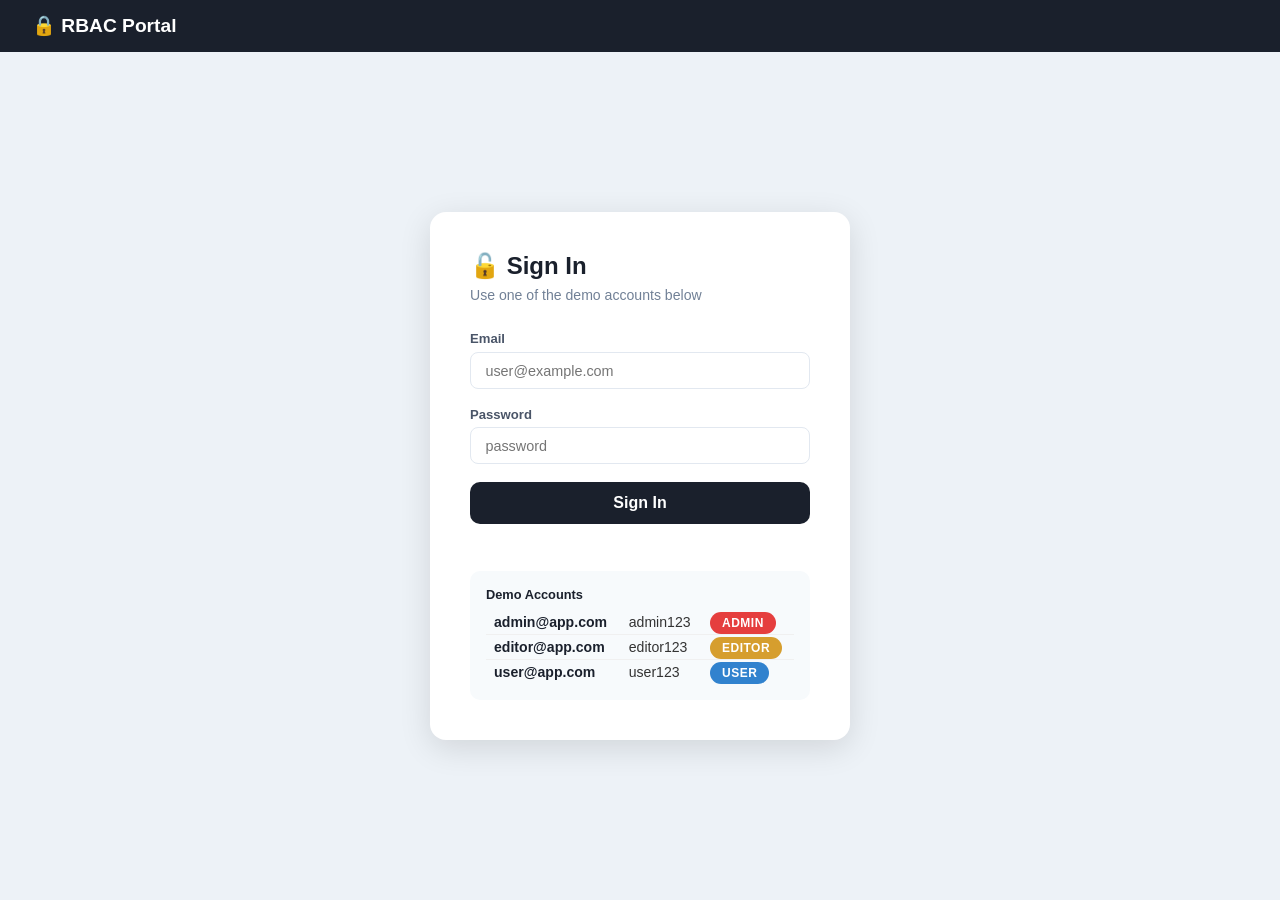
<file: assignment-14.5/task4-rbac.html>
<!DOCTYPE html>
<html lang="en">
<head>
  <meta charset="UTF-8"/>
  <meta name="viewport" content="width=device-width, initial-scale=1.0"/>
  <title>Role-Based Access Control</title>
  <style>
    *, *::before, *::after { box-sizing: border-box; margin: 0; padding: 0; }

    :root {
      --admin:  #e53e3e;
      --editor: #d69e2e;
      --user:   #3182ce;
      --dark:   #1a202c;
      --panel:  #fff;
    }

    body {
      font-family: 'Segoe UI', Tahoma, Geneva, Verdana, sans-serif;
      background: #edf2f7;
      min-height: 100vh;
      display: flex;
      flex-direction: column;
    }

    /* ─── TOP BAR ─── */
    .topbar {
      background: var(--dark);
      padding: .9rem 2rem;
      display: flex;
      align-items: center;
      justify-content: space-between;
      flex-wrap: wrap;
      gap: .6rem;
    }
    .topbar .brand { color: #fff; font-size: 1.2rem; font-weight: 700; }
    .topbar .user-info {
      display: flex;
      align-items: center;
      gap: .8rem;
      color: #fff;
      font-size: .9rem;
    }
    .role-badge {
      padding: .25rem .75rem;
      border-radius: 20px;
      font-size: .75rem;
      font-weight: 700;
      text-transform: uppercase;
      letter-spacing: .5px;
    }
    .badge-admin  { background: var(--admin);  color: #fff; }
    .badge-editor { background: var(--editor); color: #fff; }
    .badge-user   { background: var(--user);   color: #fff; }

    .btn-logout {
      padding: .35rem .9rem;
      background: transparent;
      border: 1.5px solid #fff;
      color: #fff;
      border-radius: 6px;
      cursor: pointer;
      font-size: .82rem;
      transition: background .2s;
    }
    .btn-logout:hover { background: rgba(255,255,255,.15); }

    /* ─── AUTH SCREEN ─── */
    #authScreen {
      flex: 1;
      display: flex;
      align-items: center;
      justify-content: center;
      padding: 2rem;
    }
    .auth-box {
      background: var(--panel);
      border-radius: 16px;
      padding: 2.5rem;
      width: 100%;
      max-width: 420px;
      box-shadow: 0 8px 32px rgba(0,0,0,.12);
    }
    .auth-box h2 { font-size: 1.5rem; color: var(--dark); margin-bottom: .4rem; }
    .auth-box p  { color: #718096; font-size: .88rem; margin-bottom: 1.8rem; }

    .form-group { margin-bottom: 1.1rem; }
    .form-group label {
      display: block; font-size: .82rem; font-weight: 600;
      color: #4a5568; margin-bottom: .35rem;
    }
    .form-group input,
    .form-group select {
      width: 100%;
      padding: .6rem .9rem;
      border: 1.5px solid #e2e8f0;
      border-radius: 8px;
      font-size: .9rem;
      outline: none;
      transition: border-color .2s;
    }
    .form-group input:focus,
    .form-group select:focus { border-color: #3182ce; }

    .btn-login {
      width: 100%;
      padding: .75rem;
      background: var(--dark);
      color: #fff;
      border: none;
      border-radius: 10px;
      font-size: 1rem;
      font-weight: 600;
      cursor: pointer;
      transition: opacity .2s;
    }
    .btn-login:hover { opacity: .85; }
    .auth-err { color: var(--admin); font-size: .83rem; margin-top: .6rem; min-height: 1.1em; }

    .demo-accounts {
      margin-top: 1.4rem;
      background: #f7fafc;
      border-radius: 10px;
      padding: 1rem;
      font-size: .8rem;
      color: #4a5568;
    }
    .demo-accounts b { color: var(--dark); }
    .demo-accounts table { border-collapse: collapse; width: 100%; margin-top: .5rem; }
    .demo-accounts td { padding: .25rem .5rem; }
    .demo-accounts tr:hover td { background: #edf2f7; cursor: pointer; }

    /* ─── DASHBOARD ─── */
    #dashboard { display: none; flex: 1; flex-direction: column; }

    .dash-layout {
      display: flex;
      flex: 1;
    }

    /* Sidebar */
    .sidebar {
      width: 220px;
      background: var(--dark);
      padding: 1.5rem 0;
      flex-shrink: 0;
    }
    .sidebar .nav-item {
      display: flex;
      align-items: center;
      gap: .7rem;
      padding: .75rem 1.5rem;
      color: #a0aec0;
      cursor: pointer;
      font-size: .9rem;
      transition: background .2s, color .2s;
      border: none;
      background: none;
      width: 100%;
      text-align: left;
    }
    .sidebar .nav-item:hover { background: rgba(255,255,255,.07); color: #fff; }
    .sidebar .nav-item.active { background: rgba(255,255,255,.12); color: #fff; }
    .sidebar .nav-item.locked { opacity: .4; cursor: not-allowed; }
    .sidebar .nav-item .lock-icon { margin-left: auto; font-size: .8rem; }

    /* Content */
    .content {
      flex: 1;
      padding: 2rem;
      overflow-y: auto;
    }
    .page { display: none; }
    .page.active { display: block; }

    .page-header {
      display: flex;
      justify-content: space-between;
      align-items: center;
      margin-bottom: 1.5rem;
    }
    .page-header h1 { font-size: 1.5rem; color: var(--dark); }

    /* Stat Cards */
    .stats-row {
      display: grid;
      grid-template-columns: repeat(auto-fill, minmax(160px, 1fr));
      gap: 1rem;
      margin-bottom: 1.5rem;
    }
    .stat-card {
      background: var(--panel);
      border-radius: 12px;
      padding: 1.2rem;
      box-shadow: 0 2px 10px rgba(0,0,0,.07);
    }
    .stat-card .sc-val  { font-size: 1.8rem; font-weight: 700; color: var(--dark); }
    .stat-card .sc-lbl  { font-size: .78rem; color: #718096; margin-top: .2rem; }
    .stat-card .sc-icon { font-size: 1.5rem; }

    /* Table */
    .data-table {
      background: var(--panel);
      border-radius: 12px;
      padding: 1.2rem;
      box-shadow: 0 2px 10px rgba(0,0,0,.07);
      overflow-x: auto;
    }
    table { width: 100%; border-collapse: collapse; font-size: .88rem; }
    th { background: #f7fafc; color: #4a5568; font-weight: 600; text-align: left; padding: .7rem 1rem; }
    td { padding: .7rem 1rem; border-bottom: 1px solid #f0f0f0; color: #333; }
    tr:last-child td { border: none; }
    tr:hover td { background: #f7fafc; }

    /* Action buttons */
    .action-btn {
      padding: .3rem .7rem;
      border: none;
      border-radius: 6px;
      cursor: pointer;
      font-size: .78rem;
      font-weight: 600;
      margin-right: .3rem;
      transition: opacity .2s;
    }
    .action-btn:hover { opacity: .8; }
    .btn-edit   { background: #ebf4ff; color: var(--user); }
    .btn-delete { background: #fff5f5; color: var(--admin); }
    .btn-view   { background: #f0fff4; color: #276749; }
    .btn-pub    { background: #fffff0; color: #744210; }

    /* Access Badge */
    .access-section {
      background: var(--panel);
      border-radius: 12px;
      padding: 1.5rem;
      box-shadow: 0 2px 10px rgba(0,0,0,.07);
      margin-bottom: 1rem;
    }
    .access-section h3 { margin-bottom: .8rem; color: var(--dark); }
    .perm-grid {
      display: grid;
      grid-template-columns: repeat(auto-fill, minmax(140px, 1fr));
      gap: .6rem;
    }
    .perm-item {
      padding: .5rem .8rem;
      border-radius: 8px;
      font-size: .82rem;
      display: flex;
      align-items: center;
      gap: .4rem;
    }
    .perm-allow { background: #f0fff4; color: #276749; }
    .perm-deny  { background: #fff5f5; color: #c53030; }

    .profile-card {
      background: var(--panel);
      border-radius: 12px;
      padding: 1.5rem;
      box-shadow: 0 2px 10px rgba(0,0,0,.07);
      max-width: 400px;
    }
    .profile-card .pc-header { display: flex; align-items: center; gap: 1rem; margin-bottom: 1rem; }
    .profile-card .avatar {
      width: 60px; height: 60px; border-radius: 50%;
      background: var(--dark); color: #fff;
      display: flex; align-items: center; justify-content: center;
      font-size: 1.5rem; font-weight: 700; flex-shrink: 0;
    }
    .pc-info .pc-name { font-size: 1.1rem; font-weight: 700; color: var(--dark); }
    .pc-info .pc-email { font-size: .85rem; color: #718096; }

    /* Access denied panel */
    .access-denied {
      text-align: center;
      padding: 3rem;
      color: #a0aec0;
    }
    .access-denied .icon { font-size: 3rem; }
    .access-denied p { margin-top: .8rem; font-size: 1rem; }

    @media(max-width:640px) {
      .sidebar { width: 56px; }
      .sidebar .nav-item span.label { display: none; }
      .sidebar .nav-item { justify-content: center; padding: .75rem; }
    }
  </style>
</head>
<body>

<!-- Top Bar -->
<div class="topbar">
  <div class="brand">&#128274; RBAC Portal</div>
  <div class="user-info" id="topUserInfo" style="display:none">
    <span id="topUserName">—</span>
    <span class="role-badge" id="topRoleBadge">—</span>
    <button class="btn-logout" onclick="logout()">Logout</button>
  </div>
</div>

<!-- ─── Auth Screen ─── -->
<div id="authScreen">
  <div class="auth-box">
    <h2>&#128275; Sign In</h2>
    <p>Use one of the demo accounts below</p>
    <div class="form-group">
      <label for="loginEmail">Email</label>
      <input id="loginEmail" type="email" placeholder="user@example.com"/>
    </div>
    <div class="form-group">
      <label for="loginPass">Password</label>
      <input id="loginPass" type="password" placeholder="password"/>
    </div>
    <button class="btn-login" onclick="login()">Sign In</button>
    <div class="auth-err" id="authErr"></div>
    <div class="demo-accounts">
      <b>Demo Accounts</b>
      <table id="demoTable">
        <tr><td><b>admin@app.com</b></td><td>admin123</td><td><span class="role-badge badge-admin">Admin</span></td></tr>
        <tr><td><b>editor@app.com</b></td><td>editor123</td><td><span class="role-badge badge-editor">Editor</span></td></tr>
        <tr><td><b>user@app.com</b></td><td>user123</td><td><span class="role-badge badge-user">User</span></td></tr>
      </table>
    </div>
  </div>
</div>

<!-- ─── Dashboard ─── -->
<div id="dashboard">
  <div class="dash-layout">
    <nav class="sidebar" id="sidebar"></nav>
    <div class="content" id="content">

      <!-- Overview Page -->
      <div class="page" id="page-overview">
        <div class="page-header"><h1>&#128200; Overview</h1></div>
        <div class="stats-row" id="statsRow"></div>
        <div class="data-table">
          <table>
            <thead><tr><th>Activity</th><th>Time</th><th>Status</th></tr></thead>
            <tbody>
              <tr><td>Article published</td><td>2 min ago</td><td>&#10003; Done</td></tr>
              <tr><td>User registered</td><td>15 min ago</td><td>&#10003; Done</td></tr>
              <tr><td>Settings updated</td><td>1 hr ago</td><td>&#10003; Done</td></tr>
              <tr><td>Backup created</td><td>3 hr ago</td><td>&#10003; Done</td></tr>
            </tbody>
          </table>
        </div>
      </div>

      <!-- Content Management Page -->
      <div class="page" id="page-content">
        <div class="page-header"><h1>&#128196; Content</h1></div>
        <div class="data-table">
          <table>
            <thead><tr><th>Title</th><th>Category</th><th>Status</th><th id="actionHeader">Actions</th></tr></thead>
            <tbody id="contentTable"></tbody>
          </table>
        </div>
      </div>

      <!-- User Management Page -->
      <div class="page" id="page-users">
        <div class="page-header"><h1>&#128100; Users</h1></div>
        <div class="data-table">
          <table>
            <thead><tr><th>Name</th><th>Email</th><th>Role</th><th>Actions</th></tr></thead>
            <tbody id="usersTable"></tbody>
          </table>
        </div>
      </div>

      <!-- Settings Page -->
      <div class="page" id="page-settings">
        <div class="page-header"><h1>&#9881; Settings</h1></div>
        <div id="settingsContent"></div>
      </div>

      <!-- My Profile Page -->
      <div class="page" id="page-profile">
        <div class="page-header"><h1>&#128100; My Profile</h1></div>
        <div id="profileContent"></div>
      </div>

      <!-- Access Rights Page -->
      <div class="page" id="page-access">
        <div class="page-header"><h1>&#128274; Access Rights</h1></div>
        <div id="accessContent"></div>
      </div>

    </div>
  </div>
</div>

<script>
  /* ─── Users DB ─── */
  const USERS = [
    { id:1, name:"Alice Admin",  email:"admin@app.com",  password:"admin123",  role:"admin",  avatar:"AA" },
    { id:2, name:"Eddie Editor", email:"editor@app.com", password:"editor123", role:"editor", avatar:"EE" },
    { id:3, name:"Ursula User",  email:"user@app.com",   password:"user123",   role:"user",   avatar:"UU" },
  ];

  const CONTENT_ROWS = [
    { title:"Getting Started Guide", cat:"Tutorial",    status:"Published" },
    { title:"API Reference v3",      cat:"Docs",        status:"Draft"     },
    { title:"Release Notes 2.0",     cat:"News",        status:"Published" },
    { title:"Migration Guide",       cat:"Tutorial",    status:"Draft"     },
  ];

  /* ─── Permissions ─── */
  const PERMISSIONS = {
    admin:  { pages:["overview","content","users","settings","profile","access"], canEdit:true,  canDelete:true,  canPublish:true,  canManageUsers:true  },
    editor: { pages:["overview","content","profile","access"],                     canEdit:true,  canDelete:false, canPublish:true,  canManageUsers:false },
    user:   { pages:["overview","profile","access"],                               canEdit:false, canDelete:false, canPublish:false, canManageUsers:false },
  };

  /* ─── Nav config ─── */
  const NAV_ITEMS = [
    { id:"overview", icon:"&#128200;", label:"Overview"   },
    { id:"content",  icon:"&#128196;", label:"Content"    },
    { id:"users",    icon:"&#128100;", label:"Users"      },
    { id:"settings", icon:"&#9881;",   label:"Settings"   },
    { id:"profile",  icon:"&#128100;", label:"My Profile" },
    { id:"access",   icon:"&#128274;", label:"Access"     },
  ];

  /* ─── State ─── */
  let currentUser = null;
  let currentPage = "overview";

  /* ─── Fill demo table click ─── */
  document.querySelectorAll("#demoTable tr").forEach((tr, i) => {
    tr.addEventListener("click", () => {
      const u = USERS[i];
      document.getElementById("loginEmail").value = u.email;
      document.getElementById("loginPass").value  = u.password;
    });
  });

  /* ─── Login ─── */
  function login() {
    const email = document.getElementById("loginEmail").value.trim().toLowerCase();
    const pass  = document.getElementById("loginPass").value;
    const user  = USERS.find(u => u.email === email && u.password === pass);
    if (!user) { document.getElementById("authErr").textContent = "Invalid credentials."; return; }
    currentUser = user;
    document.getElementById("authScreen").style.display  = "none";
    document.getElementById("dashboard").style.display   = "flex";
    document.getElementById("topUserInfo").style.display = "flex";
    document.getElementById("topUserName").textContent   = user.name;
    const badge = document.getElementById("topRoleBadge");
    badge.textContent  = user.role.charAt(0).toUpperCase() + user.role.slice(1);
    badge.className    = `role-badge badge-${user.role}`;
    buildSidebar();
    navigateTo("overview");
  }

  function logout() {
    currentUser = null;
    document.getElementById("authScreen").style.display  = "flex";
    document.getElementById("dashboard").style.display   = "none";
    document.getElementById("topUserInfo").style.display = "none";
    document.getElementById("loginEmail").value = "";
    document.getElementById("loginPass").value  = "";
    document.getElementById("authErr").textContent = "";
  }

  /* ─── Sidebar ─── */
  function buildSidebar() {
    const perms = PERMISSIONS[currentUser.role];
    document.getElementById("sidebar").innerHTML = NAV_ITEMS.map(item => {
      const allowed = perms.pages.includes(item.id);
      return `<button class="nav-item ${allowed ? "" : "locked"}"
                      onclick="${allowed ? `navigateTo('${item.id}')` : "showAccessDenied()"}"
                      aria-label="${item.label}">
                <span>${item.icon}</span>
                <span class="label">${item.label}</span>
                ${!allowed ? '<span class="lock-icon">&#128274;</span>' : ""}
              </button>`;
    }).join("");
  }

  function highlightNav(id) {
    document.querySelectorAll(".sidebar .nav-item").forEach((btn, i) => {
      btn.classList.toggle("active", NAV_ITEMS[i]?.id === id);
    });
  }

  /* ─── Navigation ─── */
  function navigateTo(pageId) {
    const perms = PERMISSIONS[currentUser.role];
    if (!perms.pages.includes(pageId)) { showAccessDenied(); return; }
    currentPage = pageId;
    document.querySelectorAll(".page").forEach(p => p.classList.remove("active"));
    document.getElementById(`page-${pageId}`).classList.add("active");
    highlightNav(pageId);
    if (pageId === "overview")  renderOverview();
    if (pageId === "content")   renderContentPage();
    if (pageId === "users")     renderUsersPage();
    if (pageId === "settings")  renderSettingsPage();
    if (pageId === "profile")   renderProfilePage();
    if (pageId === "access")    renderAccessPage();
  }

  function showAccessDenied() {
    alert("&#128274; Access Denied! You do not have permission to view this page.");
  }

  /* ─── Overview ─── */
  function renderOverview() {
    const data = [
      { icon:"&#128100;", val: USERS.length, lbl:"Total Users"    },
      { icon:"&#128196;", val: CONTENT_ROWS.length, lbl:"Articles"  },
      { icon:"&#9881;",   val: 3,             lbl:"Active Roles"  },
      { icon:"&#128274;", val: 12,            lbl:"Permissions"   },
    ];
    document.getElementById("statsRow").innerHTML = data.map(d =>
      `<div class="stat-card"><div class="sc-icon">${d.icon}</div><div class="sc-val">${d.val}</div><div class="sc-lbl">${d.lbl}</div></div>`
    ).join("");
  }

  /* ─── Content Page ─── */
  function renderContentPage() {
    const perms = PERMISSIONS[currentUser.role];
    document.getElementById("contentTable").innerHTML = CONTENT_ROWS.map((r, i) =>
      `<tr>
        <td>${r.title}</td>
        <td>${r.cat}</td>
        <td>${r.status}</td>
        <td>
          <button class="action-btn btn-view">&#128065; View</button>
          ${perms.canEdit    ? `<button class="action-btn btn-edit">&#9998; Edit</button>` : ""}
          ${perms.canPublish ? `<button class="action-btn btn-pub">&#9654; Publish</button>` : ""}
          ${perms.canDelete  ? `<button class="action-btn btn-delete" onclick="deleteContent(${i})">&#128465; Delete</button>` : ""}
        </td>
      </tr>`
    ).join("");
  }

  function deleteContent(i) {
    if (confirm(`Delete "${CONTENT_ROWS[i].title}"?`)) {
      CONTENT_ROWS.splice(i, 1);
      renderContentPage();
    }
  }

  /* ─── Users Page ─── */
  function renderUsersPage() {
    const perms = PERMISSIONS[currentUser.role];
    if (!perms.canManageUsers) {
      document.getElementById("usersTable").innerHTML = `<tr><td colspan="4"><div class="access-denied"><div class="icon">&#128274;</div><p>Admin access required.</p></div></td></tr>`;
      return;
    }
    document.getElementById("usersTable").innerHTML = USERS.map(u =>
      `<tr>
        <td>${u.name}</td>
        <td>${u.email}</td>
        <td><span class="role-badge badge-${u.role}">${u.role}</span></td>
        <td>
          <button class="action-btn btn-edit">&#9998; Edit</button>
          <button class="action-btn btn-delete">&#128465; Remove</button>
        </td>
      </tr>`
    ).join("");
  }

  /* ─── Settings Page ─── */
  function renderSettingsPage() {
    const perms = PERMISSIONS[currentUser.role];
    document.getElementById("settingsContent").innerHTML = perms.canManageUsers
      ? `<div class="access-section">
           <h3>Site Settings</h3>
           <p style="color:#718096;font-size:.9rem">Full system settings available to Admins.</p>
           <div style="margin-top:1rem;display:flex;flex-direction:column;gap:.8rem">
             <label style="font-size:.88rem;color:#4a5568;font-weight:600">Site Name<br>
               <input type="text" value="RBAC Portal" style="margin-top:.3rem;padding:.5rem .8rem;border:1.5px solid #e2e8f0;border-radius:8px;width:100%;max-width:320px"/></label>
             <label style="font-size:.88rem;color:#4a5568;font-weight:600">Maintenance Mode
               <select style="margin-top:.3rem;padding:.5rem .8rem;border:1.5px solid #e2e8f0;border-radius:8px;min-width:120px">
                 <option>Disabled</option><option>Enabled</option></select></label>
           </div>
         </div>`
      : `<div class="access-denied"><div class="icon">&#128274;</div><p>Admin access required to change settings.</p></div>`;
  }

  /* ─── Profile Page ─── */
  function renderProfilePage() {
    const u = currentUser;
    document.getElementById("profileContent").innerHTML = `
      <div class="profile-card">
        <div class="pc-header">
          <div class="avatar">${u.avatar}</div>
          <div class="pc-info">
            <div class="pc-name">${u.name}</div>
            <div class="pc-email">${u.email}</div>
          </div>
        </div>
        <p style="font-size:.85rem;color:#718096;margin-bottom:.8rem">
          Role: <span class="role-badge badge-${u.role}">${u.role}</span>
        </p>
        <button class="btn-login" style="max-width:180px;font-size:.85rem;padding:.55rem">
          &#9998; Edit Profile
        </button>
      </div>`;
  }

  /* ─── Access Rights Page ─── */
  function renderAccessPage() {
    const perms = PERMISSIONS[currentUser.role];
    const all = [
      { label:"View Content",    key:"pages",           note: perms.pages.includes("content") },
      { label:"Edit Content",    key:"canEdit",         note: perms.canEdit },
      { label:"Delete Content",  key:"canDelete",       note: perms.canDelete },
      { label:"Publish Content", key:"canPublish",      note: perms.canPublish },
      { label:"Manage Users",    key:"canManageUsers",  note: perms.canManageUsers },
      { label:"System Settings", key:"canManageUsers",  note: perms.canManageUsers },
    ];
    document.getElementById("accessContent").innerHTML = `
      <div class="access-section">
        <h3>Your Permissions (${currentUser.role})</h3>
        <div class="perm-grid">
          ${all.map(p => `
            <div class="perm-item ${p.note ? "perm-allow" : "perm-deny"}">
              ${p.note ? "&#10003;" : "&#10007;"} ${p.label}
            </div>`).join("")}
        </div>
      </div>
      <div class="access-section">
        <h3>All Roles Summary</h3>
        <table><thead><tr><th>Role</th><th>Edit</th><th>Delete</th><th>Publish</th><th>Manage Users</th></tr></thead>
        <tbody>
          ${["admin","editor","user"].map(r => {
            const p = PERMISSIONS[r];
            const tick = v => v ? "&#10003;" : "&#10007;";
            return `<tr>
              <td><span class="role-badge badge-${r}">${r}</span></td>
              <td>${tick(p.canEdit)}</td>
              <td>${tick(p.canDelete)}</td>
              <td>${tick(p.canPublish)}</td>
              <td>${tick(p.canManageUsers)}</td>
            </tr>`;
          }).join("")}
        </tbody></table>
      </div>`;
  }
</script>
</body>
</html>
</file>
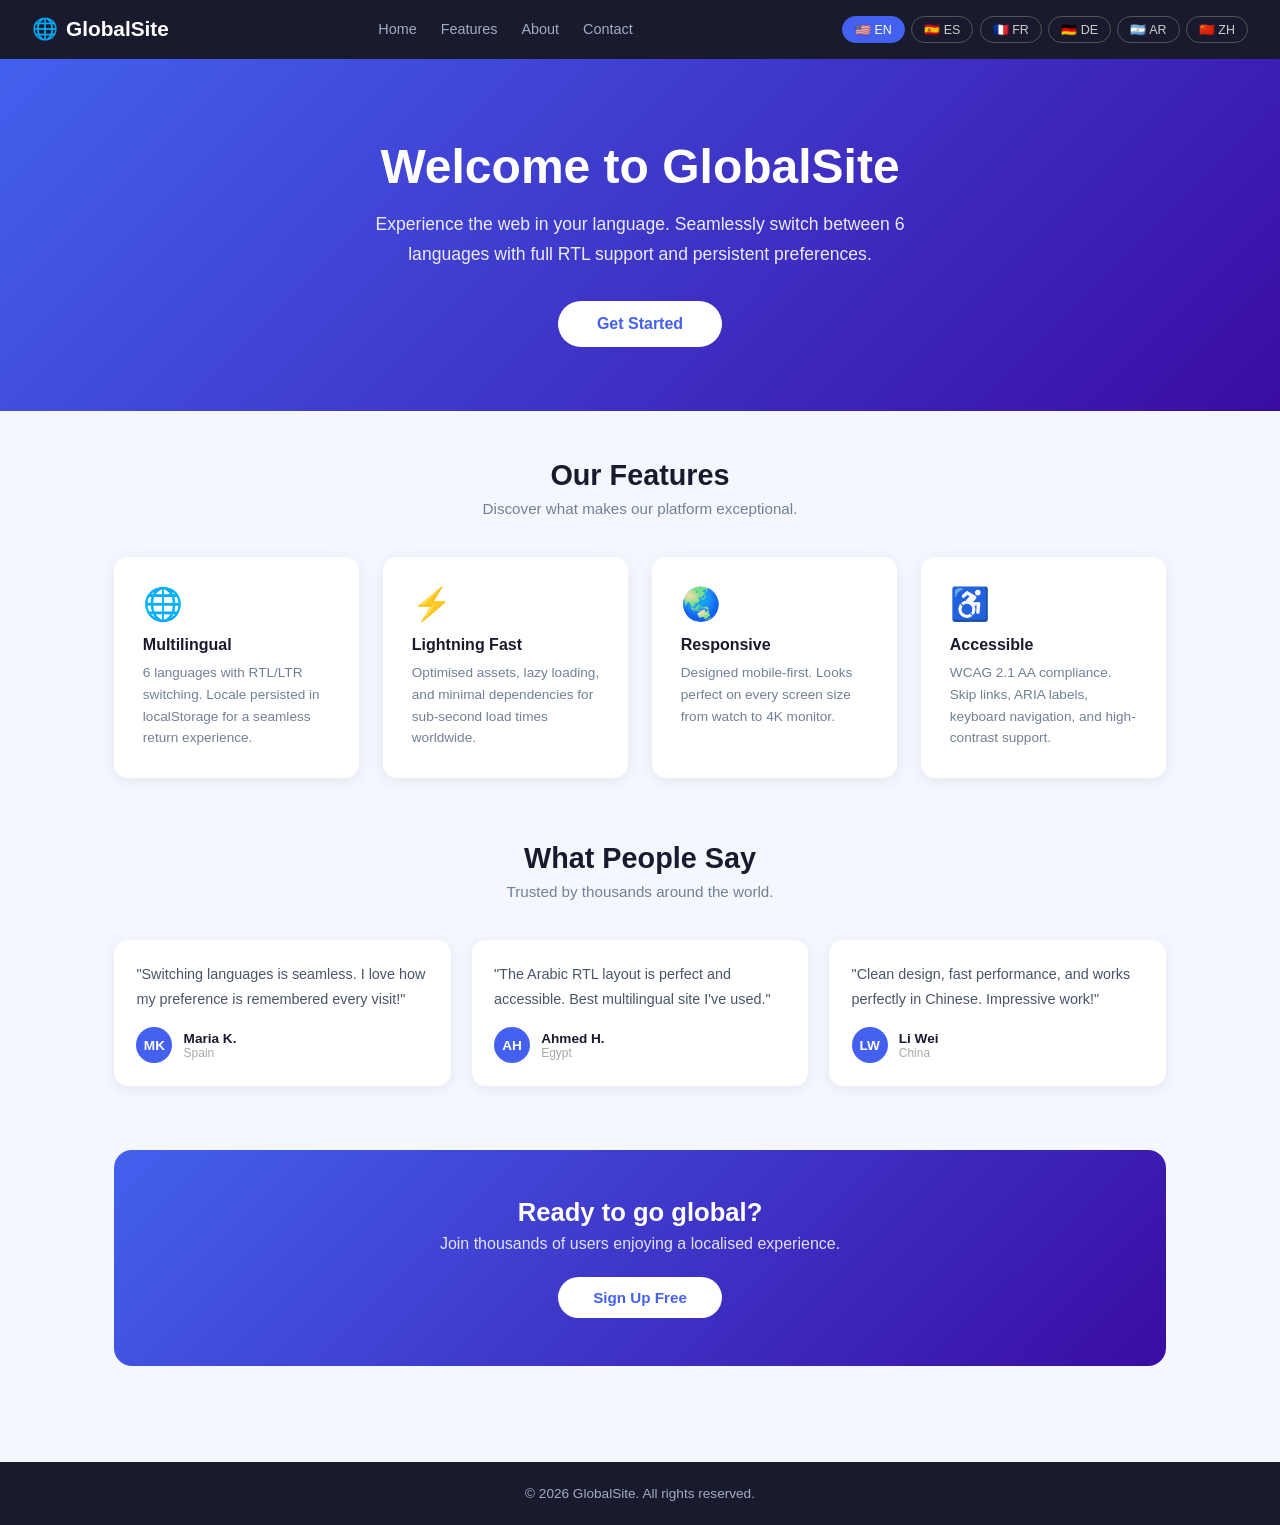
<file: assignment-14.5/task5-multilingual.html>
<!DOCTYPE html>
<html lang="en" dir="ltr">
<head>
  <meta charset="UTF-8"/>
  <meta name="viewport" content="width=device-width, initial-scale=1.0"/>
  <title>Multi-Language Website</title>
  <style>
    *, *::before, *::after { box-sizing: border-box; margin: 0; padding: 0; }

    :root {
      --accent: #4361ee;
      --dark:   #1a1a2e;
      --text:   #333;
      --bg:     #f5f7ff;
    }

    body {
      font-family: 'Segoe UI', Tahoma, sans-serif;
      background: var(--bg);
      color: var(--text);
      min-height: 100vh;
      display: flex;
      flex-direction: column;
    }

    /* RTL support */
    body[dir="rtl"] { font-family: 'Segoe UI', Arial, sans-serif; }

    /* ─── HEADER ─── */
    header {
      background: var(--dark);
      padding: 1rem 2rem;
      display: flex;
      align-items: center;
      justify-content: space-between;
      flex-wrap: wrap;
      gap: .7rem;
    }
    header .brand {
      color: #fff;
      font-size: 1.3rem;
      font-weight: 700;
      display: flex;
      align-items: center;
      gap: .5rem;
    }
    nav.main-nav {
      display: flex;
      gap: 1.5rem;
      flex-wrap: wrap;
    }
    nav.main-nav a {
      color: #a0aec0;
      text-decoration: none;
      font-size: .9rem;
      transition: color .2s;
      cursor: pointer;
    }
    nav.main-nav a:hover { color: #fff; }

    /* ─── Language Switcher ─── */
    .lang-switcher {
      display: flex;
      gap: .4rem;
      flex-wrap: wrap;
    }
    .lang-btn {
      padding: .3rem .75rem;
      border: 1.5px solid #555;
      background: transparent;
      color: #ccc;
      border-radius: 20px;
      cursor: pointer;
      font-size: .78rem;
      transition: all .2s;
      display: flex;
      align-items: center;
      gap: .3rem;
    }
    .lang-btn:hover   { border-color: #fff; color: #fff; }
    .lang-btn.active  { background: var(--accent); border-color: var(--accent); color: #fff; }

    /* ─── HERO ─── */
    .hero {
      background: linear-gradient(135deg, #4361ee 0%, #3a0ca3 100%);
      color: #fff;
      text-align: center;
      padding: 5rem 2rem 4rem;
    }
    .hero h1 { font-size: clamp(1.8rem, 5vw, 3rem); margin-bottom: 1rem; }
    .hero p  { font-size: 1.1rem; opacity: .9; max-width: 600px; margin: 0 auto 2rem; line-height: 1.7; }
    .hero .btn-hero {
      padding: .85rem 2.4rem;
      background: #fff;
      color: var(--accent);
      border: none;
      border-radius: 30px;
      font-size: 1rem;
      font-weight: 700;
      cursor: pointer;
      transition: transform .2s, box-shadow .2s;
    }
    .hero .btn-hero:hover { transform: scale(1.04); box-shadow: 0 6px 24px rgba(0,0,0,.25); }

    /* ─── MAIN CONTENT ─── */
    main {
      flex: 1;
      max-width: 1100px;
      margin: 0 auto;
      padding: 3rem 1.5rem;
      width: 100%;
    }

    /* Features */
    .section-title {
      text-align: center;
      font-size: 1.8rem;
      color: var(--dark);
      margin-bottom: .5rem;
    }
    .section-sub {
      text-align: center;
      color: #718096;
      margin-bottom: 2.5rem;
      font-size: .95rem;
    }

    .features-grid {
      display: grid;
      grid-template-columns: repeat(auto-fill, minmax(240px, 1fr));
      gap: 1.5rem;
      margin-bottom: 4rem;
    }
    .feature-card {
      background: #fff;
      border-radius: 14px;
      padding: 1.8rem;
      box-shadow: 0 3px 16px rgba(0,0,0,.07);
      transition: transform .25s;
    }
    .feature-card:hover { transform: translateY(-4px); }
    .feature-icon { font-size: 2rem; margin-bottom: .8rem; }
    .feature-card h3 { font-size: 1rem; color: var(--dark); margin-bottom: .5rem; }
    .feature-card p  { font-size: .85rem; color: #718096; line-height: 1.6; }

    /* Testimonials */
    .testimonials { margin-bottom: 4rem; }
    .test-grid {
      display: grid;
      grid-template-columns: repeat(auto-fill, minmax(280px, 1fr));
      gap: 1.3rem;
    }
    .test-card {
      background: #fff;
      border-radius: 14px;
      padding: 1.4rem;
      box-shadow: 0 3px 14px rgba(0,0,0,.07);
    }
    .test-card .quote { font-size: .9rem; color: #4a5568; line-height: 1.7; margin-bottom: 1rem; }
    .test-card .author { display: flex; align-items: center; gap: .7rem; }
    .test-card .av { width: 36px; height: 36px; border-radius: 50%; background: var(--accent); color: #fff; display: flex; align-items: center; justify-content: center; font-weight: 700; font-size: .85rem; }
    .test-card .aname { font-weight: 600; font-size: .85rem; color: var(--dark); }

    /* CTA */
    .cta-section {
      background: linear-gradient(135deg, #4361ee, #3a0ca3);
      border-radius: 18px;
      padding: 3rem 2rem;
      text-align: center;
      color: #fff;
      margin-bottom: 3rem;
    }
    .cta-section h2 { font-size: 1.6rem; margin-bottom: .5rem; }
    .cta-section p  { opacity: .85; margin-bottom: 1.5rem; }
    .cta-section button {
      padding: .75rem 2.2rem;
      background: #fff;
      color: var(--accent);
      border: none;
      border-radius: 25px;
      font-size: .95rem;
      font-weight: 700;
      cursor: pointer;
    }

    /* ─── FOOTER ─── */
    footer {
      background: var(--dark);
      color: #a0aec0;
      text-align: center;
      padding: 1.5rem;
      font-size: .85rem;
    }

    /* Accessibility: skip link */
    .skip-link {
      position: absolute;
      top: -100px;
      left: 1rem;
      background: var(--accent);
      color: #fff;
      padding: .5rem 1rem;
      border-radius: 0 0 8px 8px;
      transition: top .2s;
      z-index: 999;
      text-decoration: none;
    }
    .skip-link:focus { top: 0; }

    @media(max-width:600px) {
      header { flex-direction: column; align-items: flex-start; }
      nav.main-nav { display: none; }
    }
  </style>
</head>
<body>

<a href="#main-content" class="skip-link" data-i18n="skip">Skip to content</a>

<header>
  <div class="brand">&#127760; <span data-i18n="brand">GlobalSite</span></div>
  <nav class="main-nav" aria-label="Main navigation">
    <a data-i18n="nav_home">Home</a>
    <a data-i18n="nav_features">Features</a>
    <a data-i18n="nav_about">About</a>
    <a data-i18n="nav_contact">Contact</a>
  </nav>
  <div class="lang-switcher" role="group" aria-label="Language selector">
    <button class="lang-btn" data-lang="en">&#127482;&#127480; EN</button>
    <button class="lang-btn" data-lang="es">&#127466;&#127480; ES</button>
    <button class="lang-btn" data-lang="fr">&#127467;&#127479; FR</button>
    <button class="lang-btn" data-lang="de">&#127465;&#127466; DE</button>
    <button class="lang-btn" data-lang="ar">&#127462;&#127479; AR</button>
    <button class="lang-btn" data-lang="zh">&#127464;&#127475; ZH</button>
  </div>
</header>

<!-- Hero -->
<section class="hero" aria-label="Hero">
  <h1 data-i18n="hero_title">Welcome to GlobalSite</h1>
  <p data-i18n="hero_sub">Experience the web in your language. Seamlessly switch between 6 languages with full RTL support and persistent preferences.</p>
  <button class="btn-hero" data-i18n="hero_btn">Get Started</button>
</section>

<!-- Main -->
<main id="main-content">

  <!-- Features -->
  <section class="features-section" aria-labelledby="feat-title">
    <h2 class="section-title" id="feat-title" data-i18n="feat_title">Our Features</h2>
    <p class="section-sub" data-i18n="feat_sub">Discover what makes our platform exceptional.</p>
    <div class="features-grid">
      <div class="feature-card">
        <div class="feature-icon">&#127760;</div>
        <h3 data-i18n="f1_title">Multilingual</h3>
        <p data-i18n="f1_desc">6 languages with RTL/LTR switching. Locale persisted in localStorage for a seamless return experience.</p>
      </div>
      <div class="feature-card">
        <div class="feature-icon">&#9889;</div>
        <h3 data-i18n="f2_title">Lightning Fast</h3>
        <p data-i18n="f2_desc">Optimised assets, lazy loading, and minimal dependencies for sub-second load times worldwide.</p>
      </div>
      <div class="feature-card">
        <div class="feature-icon">&#127759;</div>
        <h3 data-i18n="f3_title">Responsive</h3>
        <p data-i18n="f3_desc">Designed mobile-first. Looks perfect on every screen size from watch to 4K monitor.</p>
      </div>
      <div class="feature-card">
        <div class="feature-icon">&#9855;</div>
        <h3 data-i18n="f4_title">Accessible</h3>
        <p data-i18n="f4_desc">WCAG 2.1 AA compliance. Skip links, ARIA labels, keyboard navigation, and high-contrast support.</p>
      </div>
    </div>
  </section>

  <!-- Testimonials -->
  <section class="testimonials" aria-labelledby="test-title">
    <h2 class="section-title" id="test-title" data-i18n="test_title">What People Say</h2>
    <p class="section-sub" data-i18n="test_sub">Trusted by thousands around the world.</p>
    <div class="test-grid">
      <div class="test-card">
        <p class="quote" data-i18n="t1_quote">"Switching languages is seamless. I love how my preference is remembered every visit!"</p>
        <div class="author"><div class="av">MK</div><div><div class="aname">Maria K.</div><div style="font-size:.75rem;color:#aaa">Spain</div></div></div>
      </div>
      <div class="test-card">
        <p class="quote" data-i18n="t2_quote">"The Arabic RTL layout is perfect and accessible. Best multilingual site I've used."</p>
        <div class="author"><div class="av">AH</div><div><div class="aname">Ahmed H.</div><div style="font-size:.75rem;color:#aaa">Egypt</div></div></div>
      </div>
      <div class="test-card">
        <p class="quote" data-i18n="t3_quote">"Clean design, fast performance, and works perfectly in Chinese. Impressive work!"</p>
        <div class="author"><div class="av">LW</div><div><div class="aname">Li Wei</div><div style="font-size:.75rem;color:#aaa">China</div></div></div>
      </div>
    </div>
  </section>

  <!-- CTA -->
  <div class="cta-section">
    <h2 data-i18n="cta_title">Ready to go global?</h2>
    <p data-i18n="cta_sub">Join thousands of users enjoying a localised experience.</p>
    <button data-i18n="cta_btn">Sign Up Free</button>
  </div>

</main>

<footer>
  <p data-i18n="footer">&copy; 2026 GlobalSite. All rights reserved.</p>
</footer>

<script>
  /* ─── Translations ─── */
  const i18n = {
    en: {
      dir:"ltr", lang:"en",
      skip:"Skip to content",
      brand:"GlobalSite",
      nav_home:"Home", nav_features:"Features", nav_about:"About", nav_contact:"Contact",
      hero_title:"Welcome to GlobalSite",
      hero_sub:"Experience the web in your language. Seamlessly switch between 6 languages with full RTL support and persistent preferences.",
      hero_btn:"Get Started",
      feat_title:"Our Features",
      feat_sub:"Discover what makes our platform exceptional.",
      f1_title:"Multilingual",    f1_desc:"6 languages with RTL/LTR switching. Locale persisted in localStorage for a seamless return experience.",
      f2_title:"Lightning Fast",  f2_desc:"Optimised assets, lazy loading, and minimal dependencies for sub-second load times worldwide.",
      f3_title:"Responsive",      f3_desc:"Designed mobile-first. Looks perfect on every screen size from watch to 4K monitor.",
      f4_title:"Accessible",      f4_desc:"WCAG 2.1 AA compliance. Skip links, ARIA labels, keyboard navigation, and high-contrast support.",
      test_title:"What People Say", test_sub:"Trusted by thousands around the world.",
      t1_quote:'"Switching languages is seamless. I love how my preference is remembered every visit!"',
      t2_quote:'"The Arabic RTL layout is perfect and accessible. Best multilingual site I\'ve used."',
      t3_quote:'"Clean design, fast performance, and works perfectly in Chinese. Impressive work!"',
      cta_title:"Ready to go global?",
      cta_sub:"Join thousands of users enjoying a localised experience.",
      cta_btn:"Sign Up Free",
      footer:"© 2026 GlobalSite. All rights reserved.",
    },
    es: {
      dir:"ltr", lang:"es",
      skip:"Saltar al contenido",
      brand:"GlobalSite",
      nav_home:"Inicio", nav_features:"Funciones", nav_about:"Nosotros", nav_contact:"Contacto",
      hero_title:"Bienvenido a GlobalSite",
      hero_sub:"Vive internet en tu idioma. Cambia entre 6 idiomas con soporte RTL completo y preferencias persistentes.",
      hero_btn:"Comenzar",
      feat_title:"Nuestras Funciones",
      feat_sub:"Descubre lo que hace excepcional a nuestra plataforma.",
      f1_title:"Multilingüe",     f1_desc:"6 idiomas con cambio RTL/LTR. La configuración regional se guarda en localStorage.",
      f2_title:"Ultrarrápido",    f2_desc:"Recursos optimizados y carga mínima para tiempos de carga inferiores a un segundo en todo el mundo.",
      f3_title:"Responsivo",      f3_desc:"Diseño móvil primero. Se ve perfecto en cada tamaño de pantalla.",
      f4_title:"Accesible",       f4_desc:"Cumple WCAG 2.1 AA. Contraste alto y navegación por teclado.",
      test_title:"Lo que dicen", test_sub:"Miles de usuarios en todo el mundo confían en nosotros.",
      t1_quote:'"¡Cambiar de idioma es muy sencillo. Me encanta que recuerde mi preferencia en cada visita!"',
      t2_quote:'"El diseño RTL árabe es perfecto y accesible. El mejor sitio multilingüe que he usado."',
      t3_quote:'"Diseño limpio, rendimiento rápido y funciona perfectamente en chino. ¡Trabajo impresionante!"',
      cta_title:"¿Listo para ser global?",
      cta_sub:"Únete a miles de usuarios disfrutando de una experiencia localizada.",
      cta_btn:"Regístrate Gratis",
      footer:"© 2026 GlobalSite. Todos los derechos reservados.",
    },
    fr: {
      dir:"ltr", lang:"fr",
      skip:"Aller au contenu",
      brand:"GlobalSite",
      nav_home:"Accueil", nav_features:"Fonctionnalités", nav_about:"À propos", nav_contact:"Contact",
      hero_title:"Bienvenue sur GlobalSite",
      hero_sub:"Naviguez sur le web dans votre langue. Basculez entre 6 langues avec support RTL complet et préférences persistantes.",
      hero_btn:"Commencer",
      feat_title:"Nos Fonctionnalités",
      feat_sub:"Découvrez ce qui rend notre plateforme exceptionnelle.",
      f1_title:"Multilingue",     f1_desc:"6 langues avec changement RTL/LTR. La locale est conservée dans localStorage.",
      f2_title:"Ultra Rapide",    f2_desc:"Ressources optimisées et dépendances minimales pour des temps de chargement en dessous d'une seconde.",
      f3_title:"Responsive",      f3_desc:"Conception mobile-first. Parfait sur tous les formats d'écran.",
      f4_title:"Accessible",      f4_desc:"Conformité WCAG 2.1 AA, liens de saut, labels ARIA et navigation clavier.",
      test_title:"Ce qu'ils disent", test_sub:"Des milliers d'utilisateurs nous font confiance.",
      t1_quote:'"Le changement de langue est fluide. J\'adore que ma préférence soit mémorisée à chaque visite !"',
      t2_quote:'"La mise en page RTL arabe est parfaite et accessible. Meilleur site multilingue que j\'ai utilisé."',
      t3_quote:'"Design épuré, performance rapide et fonctionne parfaitement en chinois. Travail impressionnant !"',
      cta_title:"Prêt à être mondial ?",
      cta_sub:"Rejoignez des milliers d'utilisateurs pour une expérience localisée.",
      cta_btn:"Inscription Gratuite",
      footer:"© 2026 GlobalSite. Tous droits réservés.",
    },
    de: {
      dir:"ltr", lang:"de",
      skip:"Zum Inhalt springen",
      brand:"GlobalSite",
      nav_home:"Startseite", nav_features:"Funktionen", nav_about:"Über uns", nav_contact:"Kontakt",
      hero_title:"Willkommen bei GlobalSite",
      hero_sub:"Erleben Sie das Web in Ihrer Sprache. Wechseln Sie nahtlos zwischen 6 Sprachen mit RTL-Unterstützung und gespeicherten Einstellungen.",
      hero_btn:"Jetzt starten",
      feat_title:"Unsere Funktionen",
      feat_sub:"Entdecken Sie, was unsere Plattform außergewöhnlich macht.",
      f1_title:"Mehrsprachig",    f1_desc:"6 Sprachen mit RTL/LTR-Umschaltung. Spracheinstellung wird im localStorage gespeichert.",
      f2_title:"Blitzschnell",   f2_desc:"Optimierte Assets und minimale Abhängigkeiten für weltweite Ladezeiten unter einer Sekunde.",
      f3_title:"Responsiv",      f3_desc:"Mobile-first-Design. Sieht auf jeder Bildschirmgröße perfekt aus.",
      f4_title:"Zugänglich",     f4_desc:"WCAG 2.1 AA konform. Hoher Kontrast und Tastaturnavigation.",
      test_title:"Das sagen sie", test_sub:"Tausende von Nutzern weltweit vertrauen uns.",
      t1_quote:'"Der Sprachwechsel ist nahtlos. Ich liebe es, dass meine Einstellung bei jedem Besuch gespeichert wird!"',
      t2_quote:'"Das arabische RTL-Layout ist perfekt und zugänglich. Beste mehrsprachige Website, die ich je genutzt habe."',
      t3_quote:'"Sauberes Design, schnelle Leistung und funktioniert auf Chinesisch einwandfrei. Beeindruckend!"',
      cta_title:"Bereit für die Welt?",
      cta_sub:"Schließe dich Tausenden von Nutzern an, die eine lokalisierte Erfahrung genießen.",
      cta_btn:"Kostenlos registrieren",
      footer:"© 2026 GlobalSite. Alle Rechte vorbehalten.",
    },
    ar: {
      dir:"rtl", lang:"ar",
      skip:"تخطى إلى المحتوى",
      brand:"GlobalSite",
      nav_home:"الرئيسية", nav_features:"المميزات", nav_about:"حولنا", nav_contact:"تواصل",
      hero_title:"مرحباً بك في GlobalSite",
      hero_sub:"تصفح الويب بلغتك. انتقل بسلاسة بين 6 لغات مع دعم كامل للكتابة من اليمين إلى اليسار وحفظ تفضيلاتك.",
      hero_btn:"ابدأ الآن",
      feat_title:"مميزاتنا",
      feat_sub:"اكتشف ما يجعل منصتنا استثنائية.",
      f1_title:"متعدد اللغات",  f1_desc:"6 لغات مع تبديل RTL/LTR. يتم حفظ اللغة في localStorage لتجربة سلسة.",
      f2_title:"سريع للغاية",   f2_desc:"موارد محسّنة وتبعيات ضئيلة لأوقات تحميل أقل من ثانية في جميع أنحاء العالم.",
      f3_title:"متجاوب",        f3_desc:"تصميم يبدأ من الجوال. يبدو مثالياً على كل حجم شاشة.",
      f4_title:"سهل الوصول",    f4_desc:"مطابق لمعيار WCAG 2.1 AA مع تباين عالٍ وملاحة بلوحة المفاتيح.",
      test_title:"ما يقوله الناس", test_sub:"يثق بنا الآلاف حول العالم.",
      t1_quote:'"تبديل اللغات سلس للغاية. أحب كيف يتم تذكر تفضيلاتي في كل زيارة!"',
      t2_quote:'"تخطيط RTL العربي مثالي ويسهل الوصول إليه. أفضل موقع متعدد اللغات استخدمته."',
      t3_quote:'"تصميم نظيف، أداء سريع، ويعمل بشكل مثالي باللغة الصينية. عمل رائع!"',
      cta_title:"هل أنت مستعد للانطلاق عالمياً؟",
      cta_sub:"انضم إلى الآلاف من المستخدمين الذين يستمتعون بتجربة مُترجمة.",
      cta_btn:"سجّل مجاناً",
      footer:"© 2026 GlobalSite. جميع الحقوق محفوظة.",
    },
    zh: {
      dir:"ltr", lang:"zh",
      skip:"跳到内容",
      brand:"GlobalSite",
      nav_home:"首页", nav_features:"功能", nav_about:"关于我们", nav_contact:"联系",
      hero_title:"欢迎来到 GlobalSite",
      hero_sub:"用您的语言体验网络。在6种语言间无缝切换，完全支持RTL布局，偏好设置永久保存。",
      hero_btn:"立即开始",
      feat_title:"我们的功能",
      feat_sub:"探索让我们的平台卓越的原因。",
      f1_title:"多语言支持",  f1_desc:"支持6种语言，可切换RTL/LTR。语言偏好保存在localStorage中，体验更流畅。",
      f2_title:"极速加载",    f2_desc:"优化资源与极少依赖，全球加载时间不足一秒。",
      f3_title:"响应式设计",  f3_desc:"移动优先设计，在任何屏幕尺寸下都完美呈现。",
      f4_title:"无障碍访问",  f4_desc:"符合WCAG 2.1 AA标准，支持高对比度与键盘导航。",
      test_title:"用户评价", test_sub:"全球数千用户的信任之选。",
      t1_quote:'"语言切换非常流畅。我喜欢每次访问都能记住我的偏好设置！"',
      t2_quote:'"阿拉伯语RTL布局完美且易于访问。我用过最好的多语言网站。"',
      t3_quote:'"设计简洁，性能快速，中文显示完美。令人印象深刻！"',
      cta_title:"准备好走向全球了吗？",
      cta_sub:"加入数千名享受本地化体验的用户。",
      cta_btn:"免费注册",
      footer:"© 2026 GlobalSite. 版权所有。",
    },
  };

  /* ─── Apply language ─── */
  function applyLanguage(lang) {
    const t = i18n[lang] || i18n.en;
    document.documentElement.lang = t.lang;
    document.documentElement.dir  = t.dir;
    document.querySelectorAll("[data-i18n]").forEach(el => {
      const key = el.getAttribute("data-i18n");
      if (t[key] !== undefined) el.innerHTML = t[key];
    });
    document.querySelectorAll(".lang-btn").forEach(btn =>
      btn.classList.toggle("active", btn.dataset.lang === lang));
    localStorage.setItem("preferred_lang", lang);
  }

  /* ─── Event listeners ─── */
  document.querySelectorAll(".lang-btn").forEach(btn =>
    btn.addEventListener("click", () => applyLanguage(btn.dataset.lang)));

  /* ─── Init ─── */
  const saved = localStorage.getItem("preferred_lang") || "en";
  applyLanguage(saved);
</script>
</body>
</html>
</file>
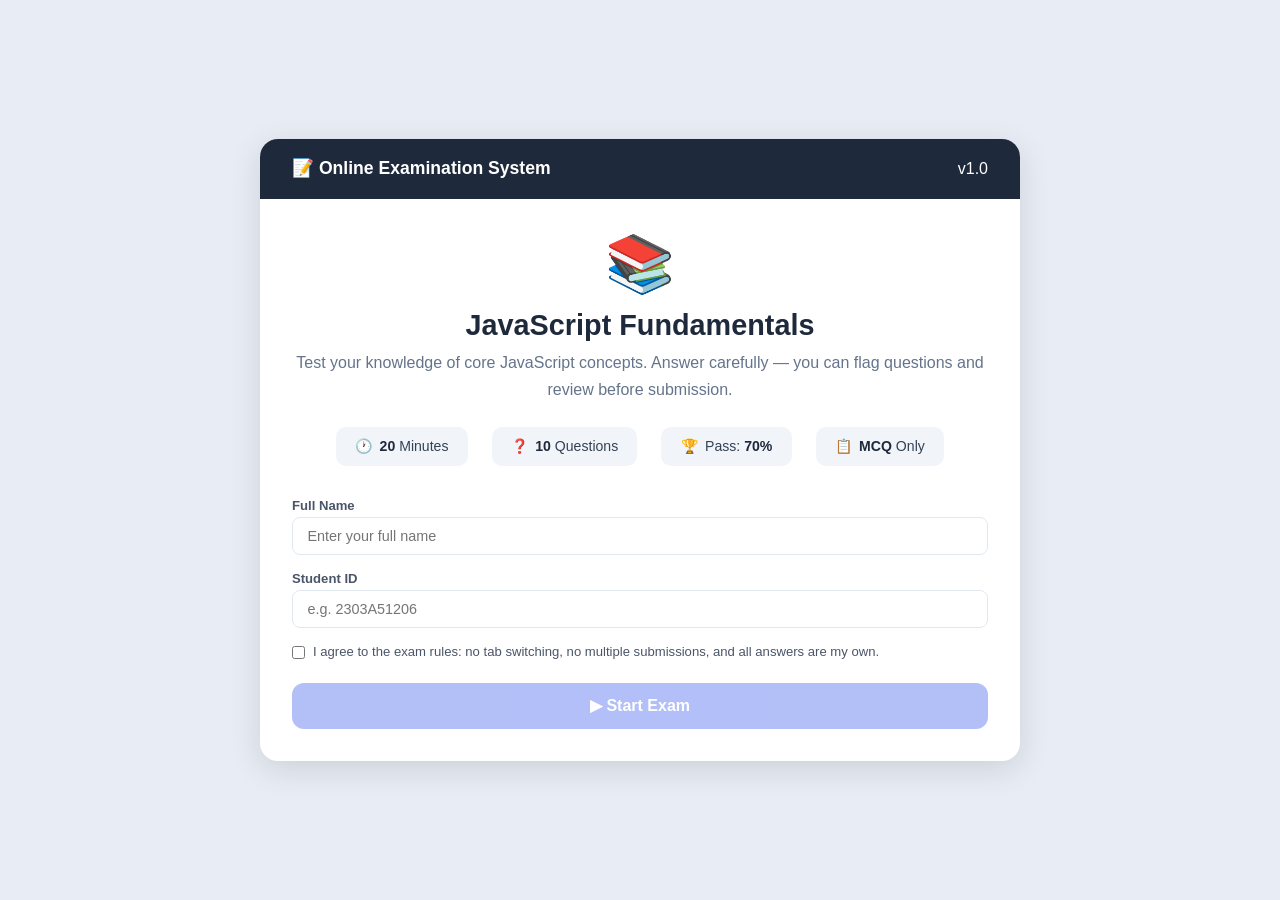
<file: assignment-14.5/task6-online-exam.html>
<!DOCTYPE html>
<html lang="en">
<head>
  <meta charset="UTF-8"/>
  <meta name="viewport" content="width=device-width, initial-scale=1.0"/>
  <title>Online Examination System</title>
  <style>
    *, *::before, *::after { box-sizing: border-box; margin: 0; padding: 0; }

    :root {
      --accent: #4361ee;
      --success:#22c55e;
      --danger: #ef4444;
      --warn:   #f59e0b;
      --dark:   #1e293b;
    }

    body {
      font-family: 'Segoe UI', Tahoma, Geneva, Verdana, sans-serif;
      background: #e8edf5;
      min-height: 100vh;
      display: flex;
      flex-direction: column;
      align-items: center;
      justify-content: center;
      padding: 1rem;
    }

    .screen { display: none; width: 100%; max-width: 760px; }
    .screen.active { display: block; }

    .card {
      background: #fff;
      border-radius: 18px;
      box-shadow: 0 8px 32px rgba(0,0,0,.12);
      overflow: hidden;
    }

    /* ─── Header bar inside card ─── */
    .card-header {
      background: var(--dark);
      padding: 1.2rem 2rem;
      display: flex;
      align-items: center;
      justify-content: space-between;
      color: #fff;
    }
    .card-header h2 { font-size: 1.1rem; }
    .card-body { padding: 2rem; }

    /* ─── Welcome Screen ─── */
    .welcome { text-align: center; }
    .welcome .icon { font-size: 3.5rem; }
    .welcome h1   { font-size: 1.8rem; color: var(--dark); margin: .8rem 0 .4rem; }
    .welcome p    { color: #64748b; line-height: 1.7; margin-bottom: 1.5rem; }

    .exam-meta {
      display: flex;
      justify-content: center;
      gap: 1.5rem;
      flex-wrap: wrap;
      margin-bottom: 2rem;
    }
    .meta-item {
      background: #f1f5f9;
      padding: .7rem 1.2rem;
      border-radius: 10px;
      font-size: .88rem;
      color: #334155;
      display: flex;
      align-items: center;
      gap: .4rem;
    }
    .meta-item b { color: var(--dark); }

    .form-group { text-align: left; margin-bottom: 1rem; }
    .form-group label { display: block; font-size: .82rem; font-weight: 600; color: #4a5568; margin-bottom: .3rem; }
    .form-group input {
      width: 100%; padding: .6rem .9rem; border: 1.5px solid #e2e8f0;
      border-radius: 8px; font-size: .9rem; outline: none; transition: border-color .2s;
    }
    .form-group input:focus { border-color: var(--accent); }

    .terms {
      display: flex; align-items: flex-start; gap: .5rem;
      font-size: .82rem; color: #4a5568; text-align: left; margin-bottom: 1.5rem;
    }
    .terms input { width: auto; margin-top: 2px; cursor: pointer; }

    .btn-primary {
      width: 100%; padding: .85rem; background: var(--accent); color: #fff;
      border: none; border-radius: 12px; font-size: 1rem; font-weight: 700;
      cursor: pointer; transition: opacity .2s;
    }
    .btn-primary:hover    { opacity: .88; }
    .btn-primary:disabled { opacity: .4; cursor: not-allowed; }

    /* ─── Exam Screen ─── */
    /* Timer */
    .timer-bar {
      display: flex; align-items: center; gap: .6rem;
    }
    .timer-display {
      font-size: 1.2rem; font-weight: 700;
      font-variant-numeric: tabular-nums;
      min-width: 64px; text-align: right;
    }
    .timer-display.warn   { color: var(--warn); }
    .timer-display.danger { color: var(--danger); animation: pulse 1s infinite; }

    @keyframes pulse { 0%,100%{opacity:1} 50%{opacity:.5} }

    /* Progress */
    .progress-row {
      display: flex; align-items: center; gap: 1rem; margin-bottom: 1.5rem;
    }
    .progress-bar-wrap {
      flex: 1; height: 8px; background: #e2e8f0; border-radius: 10px; overflow: hidden;
    }
    .progress-bar-fill {
      height: 100%; background: var(--accent); border-radius: 10px;
      transition: width .4s;
    }
    .progress-label { font-size: .82rem; color: #64748b; white-space: nowrap; }

    /* Question Navigator */
    .q-nav {
      display: flex; flex-wrap: wrap; gap: .4rem; margin-bottom: 1.5rem;
    }
    .q-nav-btn {
      width: 34px; height: 34px; border-radius: 8px; border: 1.5px solid #e2e8f0;
      background: #f8fafc; cursor: pointer; font-size: .82rem; font-weight: 600;
      color: #475569; transition: all .2s;
    }
    .q-nav-btn.answered  { background: var(--accent); color: #fff; border-color: var(--accent); }
    .q-nav-btn.current   { border-color: var(--dark); box-shadow: 0 0 0 2px var(--dark); }
    .q-nav-btn.flagged   { background: #fff7ed; border-color: var(--warn); color: var(--warn); }

    /* Question Card */
    .question-card { margin-bottom: 1.5rem; }
    .q-header {
      display: flex; align-items: center; justify-content: space-between; margin-bottom: 1rem;
    }
    .q-num {
      font-size: .8rem; color: #94a3b8;
      text-transform: uppercase; letter-spacing: .5px;
    }
    .q-flag {
      background: none; border: 1.5px solid var(--warn); color: var(--warn);
      padding: .25rem .7rem; border-radius: 20px; cursor: pointer; font-size: .78rem;
      font-weight: 600; transition: background .2s;
    }
    .q-flag.active { background: var(--warn); color: #fff; }
    .q-text { font-size: 1rem; font-weight: 600; color: var(--dark); line-height: 1.6; margin-bottom: 1.2rem; }

    /* Options */
    .options { display: flex; flex-direction: column; gap: .65rem; }
    .option-label {
      display: flex; align-items: center; gap: .9rem;
      padding: .85rem 1rem; border: 2px solid #e2e8f0;
      border-radius: 10px; cursor: pointer; transition: all .2s;
    }
    .option-label:hover  { border-color: var(--accent); background: #f0f4ff; }
    .option-label.selected { border-color: var(--accent); background: #eff2ff; }
    .option-label input[type="radio"] { display: none; }
    .option-circle {
      width: 30px; height: 30px; border-radius: 50%;
      border: 2px solid #cbd5e1; display: flex; align-items: center;
      justify-content: center; font-size: .8rem; font-weight: 700; color: #94a3b8;
      flex-shrink: 0; transition: all .2s;
    }
    .option-label.selected .option-circle {
      background: var(--accent); border-color: var(--accent); color: #fff;
    }
    .option-text { font-size: .9rem; color: #334155; }

    /* Nav buttons */
    .nav-buttons {
      display: flex; justify-content: space-between; align-items: center;
      margin-top: 1.5rem; flex-wrap: wrap; gap: .8rem;
    }
    .btn-secondary {
      padding: .65rem 1.4rem; background: #f1f5f9; color: #475569;
      border: 1.5px solid #e2e8f0; border-radius: 10px; font-size: .9rem;
      font-weight: 600; cursor: pointer; transition: background .2s;
    }
    .btn-secondary:hover    { background: #e2e8f0; }
    .btn-secondary:disabled { opacity: .4; cursor: not-allowed; }

    .btn-submit {
      padding: .65rem 1.6rem; background: #22c55e; color: #fff;
      border: none; border-radius: 10px; font-size: .9rem;
      font-weight: 700; cursor: pointer; transition: opacity .2s;
    }
    .btn-submit:hover { opacity: .88; }

    /* ─── Results Screen ─── */
    .results-header { text-align: center; padding: 2.5rem 2rem 1.5rem; }
    .score-ring {
      width: 140px; height: 140px; border-radius: 50%;
      display: flex; flex-direction: column; align-items: center; justify-content: center;
      margin: 0 auto 1rem;
      border: 8px solid #e2e8f0;
      position: relative;
    }
    .score-ring .score-pct { font-size: 2rem; font-weight: 800; color: var(--dark); }
    .score-ring .score-lbl { font-size: .75rem; color: #94a3b8; }

    .result-status {
      font-size: 1.4rem; font-weight: 700; margin-bottom: .3rem;
    }
    .result-status.pass { color: var(--success); }
    .result-status.fail { color: var(--danger); }

    .result-meta {
      display: flex; justify-content: center; gap: 1.2rem; flex-wrap: wrap;
      margin: 1.5rem 0;
    }
    .rm-item {
      background: #f8fafc; border-radius: 10px; padding: .8rem 1.2rem;
      text-align: center; min-width: 90px;
    }
    .rm-val { font-size: 1.3rem; font-weight: 700; color: var(--dark); }
    .rm-lbl { font-size: .72rem; color: #94a3b8; }

    /* Review */
    .review-section { padding: 0 2rem 2rem; }
    .review-section h3 { font-size: 1rem; color: var(--dark); margin-bottom: 1rem; }
    .review-item {
      background: #f8fafc; border-radius: 10px; padding: 1rem; margin-bottom: .8rem;
      border-left: 4px solid #e2e8f0;
    }
    .review-item.correct   { border-color: var(--success); }
    .review-item.incorrect { border-color: var(--danger); }
    .review-item.skipped   { border-color: var(--warn); }
    .review-q  { font-size: .88rem; font-weight: 600; color: var(--dark); margin-bottom: .5rem; }
    .review-ans{ font-size: .82rem; color: #64748b; }
    .review-ans .correct-ans { color: var(--success); font-weight: 600; }
    .review-ans .wrong-ans   { color: var(--danger); font-weight: 600; }

    .btn-retake {
      display: block; width: 100%; max-width: 320px; margin: 0 auto;
      padding: .85rem; background: var(--accent); color: #fff;
      border: none; border-radius: 12px; font-size: 1rem; font-weight: 700;
      cursor: pointer; margin-bottom: 2rem;
    }

    /* Confirmation modal */
    .modal-overlay {
      position: fixed; inset: 0; background: rgba(0,0,0,.6);
      display: flex; align-items: center; justify-content: center;
      z-index: 1000; display: none;
    }
    .modal-overlay.open { display: flex; }
    .modal {
      background: #fff; border-radius: 16px; padding: 2rem;
      max-width: 380px; width: 90%; box-shadow: 0 20px 60px rgba(0,0,0,.3);
      text-align: center;
    }
    .modal h3 { font-size: 1.2rem; color: var(--dark); margin-bottom: .6rem; }
    .modal p  { font-size: .88rem; color: #64748b; margin-bottom: 1.5rem; line-height: 1.6; }
    .modal-btns { display: flex; gap: .8rem; justify-content: center; }
    .modal-btns button { padding: .65rem 1.5rem; border-radius: 10px; font-size: .9rem; font-weight: 600; cursor: pointer; }
    .btn-cancel { background: #f1f5f9; border: 1.5px solid #e2e8f0; color: #475569; }
    .btn-confirm { background: var(--success); color: #fff; border: none; }

    @media(max-width:540px) {
      .card-body  { padding: 1.2rem; }
      .exam-meta  { gap: .6rem; }
      .nav-buttons{ flex-direction: column; }
      .nav-buttons button { width: 100%; }
    }
  </style>
</head>
<body>

<!-- ─── Welcome Screen ─── -->
<div class="screen active" id="screenWelcome">
  <div class="card">
    <div class="card-header">
      <h2>&#128221; Online Examination System</h2>
      <span>v1.0</span>
    </div>
    <div class="card-body welcome">
      <div class="icon">&#128218;</div>
      <h1>JavaScript Fundamentals</h1>
      <p>Test your knowledge of core JavaScript concepts. Answer carefully — you can flag questions and review before submission.</p>

      <div class="exam-meta">
        <div class="meta-item">&#128336; <span><b>20</b> Minutes</span></div>
        <div class="meta-item">&#10067; <span><b>10</b> Questions</span></div>
        <div class="meta-item">&#127942; <span>Pass: <b>70%</b></span></div>
        <div class="meta-item">&#128203; <span><b>MCQ</b> Only</span></div>
      </div>

      <div class="form-group">
        <label for="studentName">Full Name</label>
        <input id="studentName" type="text" placeholder="Enter your full name" autocomplete="off"/>
      </div>
      <div class="form-group">
        <label for="studentId">Student ID</label>
        <input id="studentId" type="text" placeholder="e.g. 2303A51206" autocomplete="off"/>
      </div>

      <div class="terms">
        <input type="checkbox" id="termsCheck" onchange="toggleStart()"/>
        <label for="termsCheck">I agree to the exam rules: no tab switching, no multiple submissions, and all answers are my own.</label>
      </div>

      <button class="btn-primary" id="btnStart" disabled onclick="startExam()">
        &#9654; Start Exam
      </button>
    </div>
  </div>
</div>

<!-- ─── Exam Screen ─── -->
<div class="screen" id="screenExam">
  <div class="card">
    <div class="card-header">
      <h2 id="examTitle">JavaScript Fundamentals</h2>
      <div class="timer-bar">
        <span>&#128336;</span>
        <div class="timer-display" id="timerDisplay">20:00</div>
      </div>
    </div>
    <div class="card-body">
      <div class="progress-row">
        <div class="progress-bar-wrap">
          <div class="progress-bar-fill" id="progressFill" style="width:10%"></div>
        </div>
        <div class="progress-label" id="progressLabel">1 / 10</div>
      </div>

      <div class="q-nav" id="qNav"></div>

      <div class="question-card">
        <div class="q-header">
          <span class="q-num" id="qNum">Question 1 of 10</span>
          <button class="q-flag" id="flagBtn" onclick="toggleFlag()">&#9873; Flag</button>
        </div>
        <div class="q-text" id="qText"></div>
        <div class="options" id="optionsContainer"></div>
      </div>

      <div class="nav-buttons">
        <button class="btn-secondary" id="btnPrev" onclick="prevQuestion()" disabled>&#8592; Previous</button>
        <button class="btn-secondary" id="btnNext" onclick="nextQuestion()">Next &#8594;</button>
        <button class="btn-submit" id="btnSubmitExam" onclick="confirmSubmit()" style="display:none">
          &#10003; Submit Exam
        </button>
      </div>
    </div>
  </div>
</div>

<!-- ─── Results Screen ─── -->
<div class="screen" id="screenResults">
  <div class="card">
    <div class="card-header">
      <h2>&#128202; Exam Results</h2>
      <span id="resultDate">—</span>
    </div>
    <div class="results-header">
      <div class="score-ring" id="scoreRing">
        <div class="score-pct" id="scorePct">0%</div>
        <div class="score-lbl">Score</div>
      </div>
      <div class="result-status" id="resultStatus">—</div>
      <div style="color:#64748b;font-size:.9rem" id="resultName">—</div>

      <div class="result-meta">
        <div class="rm-item"><div class="rm-val" id="rm-correct">0</div><div class="rm-lbl">Correct</div></div>
        <div class="rm-item"><div class="rm-val" id="rm-wrong">0</div><div class="rm-lbl">Wrong</div></div>
        <div class="rm-item"><div class="rm-val" id="rm-skipped">0</div><div class="rm-lbl">Skipped</div></div>
        <div class="rm-item"><div class="rm-val" id="rm-time">—</div><div class="rm-lbl">Time Used</div></div>
      </div>

      <button class="btn-retake" onclick="retakeExam()">&#8635; Retake Exam</button>
    </div>

    <div class="review-section">
      <h3>Answer Review</h3>
      <div id="reviewList"></div>
    </div>
  </div>
</div>

<!-- ─── Submit Modal ─── -->
<div class="modal-overlay" id="submitModal">
  <div class="modal">
    <h3>&#128221; Submit Exam?</h3>
    <p id="modalMsg">Are you sure you want to submit? You cannot change your answers after submission.</p>
    <div class="modal-btns">
      <button class="btn-cancel" onclick="closeModal()">Cancel</button>
      <button class="btn-confirm" onclick="submitExam()">Submit</button>
    </div>
  </div>
</div>

<script>
  /* ─── Questions Bank ─── */
  const QUESTIONS = [
    {
      text: "Which keyword declares a block-scoped variable in JavaScript?",
      options: ["var", "let", "def", "dim"],
      answer: 1
    },
    {
      text: "What does `typeof null` return in JavaScript?",
      options: ["'null'", "'undefined'", "'object'", "'boolean'"],
      answer: 2
    },
    {
      text: "Which method adds an element to the end of an array?",
      options: ["push()", "pop()", "shift()", "unshift()"],
      answer: 0
    },
    {
      text: "What is the output of `console.log(0.1 + 0.2 === 0.3)` ?",
      options: ["true", "false", "undefined", "NaN"],
      answer: 1
    },
    {
      text: "Which of the following is NOT a falsy value in JavaScript?",
      options: ["0", "''", "'false'", "null"],
      answer: 2
    },
    {
      text: "What does the `===` operator check?",
      options: ["Only value equality", "Only type equality", "Both value and type equality", "Reference equality"],
      answer: 2
    },
    {
      text: "Which built-in method returns a new array with transformed elements?",
      options: ["filter()", "reduce()", "forEach()", "map()"],
      answer: 3
    },
    {
      text: "What is a closure in JavaScript?",
      options: [
        "A function that closes the browser",
        "A function that has access to its outer scope variables",
        "A method to prevent event propagation",
        "A way to import modules"
      ],
      answer: 1
    },
    {
      text: "What does `JSON.stringify()` do?",
      options: [
        "Parses a JSON string into an object",
        "Converts an object to a JSON string",
        "Validates a JSON string",
        "Compresses a JSON string"
      ],
      answer: 1
    },
    {
      text: "Which array method returns the first element that satisfies a condition?",
      options: ["filter()", "some()", "find()", "every()"],
      answer: 2
    },
  ];

  const TOTAL_TIME = 20 * 60; // 20 minutes

  /* ─── State ─── */
  let studentName  = "";
  let studentId    = "";
  let currentQ     = 0;
  let answers      = new Array(QUESTIONS.length).fill(-1);
  let flagged      = new Array(QUESTIONS.length).fill(false);
  let timerInterval= null;
  let timeLeft     = TOTAL_TIME;
  let examStarted  = false;
  let submitted    = false;
  let timeUsed     = 0;

  /* ─── Welcome ─── */
  function toggleStart() {
    document.getElementById("btnStart").disabled =
      !document.getElementById("termsCheck").checked;
  }

  function startExam() {
    const name = document.getElementById("studentName").value.trim();
    const sid  = document.getElementById("studentId").value.trim();
    if (!name || !sid) { alert("Please fill in your name and student ID."); return; }
    if (submitted) { alert("You have already submitted this exam."); return; }
    studentName = name;
    studentId   = sid;
    examStarted = true;
    showScreen("screenExam");
    renderQuestion();
    startTimer();
  }

  /* ─── Timer ─── */
  function startTimer() {
    timeLeft = TOTAL_TIME;
    updateTimerDisplay();
    timerInterval = setInterval(() => {
      timeLeft--;
      updateTimerDisplay();
      if (timeLeft <= 0) {
        clearInterval(timerInterval);
        autoSubmit();
      }
    }, 1000);
  }

  function updateTimerDisplay() {
    const m = Math.floor(timeLeft / 60);
    const s = timeLeft % 60;
    const td = document.getElementById("timerDisplay");
    td.textContent = `${String(m).padStart(2,"0")}:${String(s).padStart(2,"0")}`;
    td.className = "timer-display";
    if (timeLeft <= 60)   td.classList.add("danger");
    else if (timeLeft <= 300) td.classList.add("warn");
  }

  /* ─── Render Question ─── */
  function renderQuestion() {
    const q = QUESTIONS[currentQ];
    const total = QUESTIONS.length;

    document.getElementById("qNum").textContent    = `Question ${currentQ + 1} of ${total}`;
    document.getElementById("qText").textContent   = q.text;
    document.getElementById("progressFill").style.width = `${((currentQ + 1) / total) * 100}%`;
    document.getElementById("progressLabel").textContent = `${currentQ + 1} / ${total}`;

    // Flag button
    const fb = document.getElementById("flagBtn");
    fb.classList.toggle("active", flagged[currentQ]);

    // Options
    const optContainer = document.getElementById("optionsContainer");
    optContainer.innerHTML = "";
    q.options.forEach((opt, i) => {
      const lbl = document.createElement("label");
      lbl.className = "option-label" + (answers[currentQ] === i ? " selected" : "");
      lbl.setAttribute("role", "radio");
      lbl.setAttribute("aria-checked", answers[currentQ] === i ? "true" : "false");
      lbl.innerHTML = `
        <input type="radio" name="opt" value="${i}" ${answers[currentQ] === i ? "checked" : ""}/>
        <div class="option-circle">${String.fromCharCode(65 + i)}</div>
        <span class="option-text">${opt}</span>`;
      lbl.addEventListener("click", () => selectAnswer(i));
      optContainer.appendChild(lbl);
    });

    // Nav buttons
    document.getElementById("btnPrev").disabled = currentQ === 0;
    document.getElementById("btnNext").style.display   = currentQ < total - 1 ? "inline-block" : "none";
    document.getElementById("btnSubmitExam").style.display = currentQ === total - 1 ? "inline-block" : "none";

    renderQNav();
  }

  function selectAnswer(idx) {
    answers[currentQ] = idx;
    renderQuestion();
  }

  /* ─── Question Navigator ─── */
  function renderQNav() {
    const nav = document.getElementById("qNav");
    nav.innerHTML = QUESTIONS.map((_, i) => {
      let cls = "q-nav-btn";
      if (i === currentQ)        cls += " current";
      else if (flagged[i])       cls += " flagged";
      else if (answers[i] !== -1)cls += " answered";
      return `<button class="${cls}" onclick="goToQuestion(${i})" aria-label="Question ${i+1}">${i+1}</button>`;
    }).join("");
  }

  function goToQuestion(idx) {
    currentQ = idx;
    renderQuestion();
  }

  /* ─── Navigation ─── */
  function prevQuestion() {
    if (currentQ > 0) { currentQ--; renderQuestion(); }
  }
  function nextQuestion() {
    if (currentQ < QUESTIONS.length - 1) { currentQ++; renderQuestion(); }
  }

  /* ─── Flag ─── */
  function toggleFlag() {
    flagged[currentQ] = !flagged[currentQ];
    renderQuestion();
  }

  /* ─── Submit Flow ─── */
  function confirmSubmit() {
    const unanswered = answers.filter(a => a === -1).length;
    document.getElementById("modalMsg").textContent =
      unanswered > 0
        ? `You have ${unanswered} unanswered question(s). Submit anyway?`
        : "Are you sure you want to submit? You cannot change your answers after submission.";
    document.getElementById("submitModal").classList.add("open");
  }

  function closeModal() {
    document.getElementById("submitModal").classList.remove("open");
  }

  function autoSubmit() {
    alert("Time's up! Your exam has been automatically submitted.");
    submitExam();
  }

  function submitExam() {
    if (submitted) return;
    submitted = true;
    clearInterval(timerInterval);
    timeUsed = TOTAL_TIME - timeLeft;
    closeModal();
    showResults();
  }

  /* ─── Results ─── */
  function showResults() {
    let correct = 0, wrong = 0, skipped = 0;
    answers.forEach((ans, i) => {
      if (ans === -1) skipped++;
      else if (ans === QUESTIONS[i].answer) correct++;
      else wrong++;
    });

    const pct     = Math.round((correct / QUESTIONS.length) * 100);
    const passed  = pct >= 70;
    const m = Math.floor(timeUsed / 60);
    const s = timeUsed % 60;
    const timeStr = `${String(m).padStart(2,"0")}:${String(s).padStart(2,"0")}`;

    document.getElementById("scorePct").textContent   = pct + "%";
    document.getElementById("rm-correct").textContent = correct;
    document.getElementById("rm-wrong").textContent   = wrong;
    document.getElementById("rm-skipped").textContent = skipped;
    document.getElementById("rm-time").textContent    = timeStr;
    document.getElementById("resultName").textContent = `${studentName} (${studentId})`;
    document.getElementById("resultDate").textContent = new Date().toLocaleString();

    const rs = document.getElementById("resultStatus");
    rs.textContent = passed ? "&#127942; PASSED" : "&#10060; FAILED";
    rs.className   = "result-status " + (passed ? "pass" : "fail");
    rs.innerHTML   = passed ? "&#127942; PASSED" : "&#10060; FAILED";

    // Score ring color
    const ring = document.getElementById("scoreRing");
    ring.style.borderColor = passed ? "#22c55e" : "#ef4444";

    // Review
    const reviewList = document.getElementById("reviewList");
    reviewList.innerHTML = QUESTIONS.map((q, i) => {
      const userAns = answers[i];
      const cls     = userAns === -1 ? "skipped" : (userAns === q.answer ? "correct" : "incorrect");
      const userTxt = userAns === -1 ? "Not answered" : q.options[userAns];
      const corrTxt = q.options[q.answer];
      return `
        <div class="review-item ${cls}">
          <div class="review-q">Q${i+1}: ${q.text}</div>
          <div class="review-ans">
            Your answer: <span class="${userAns === q.answer ? "correct-ans" : "wrong-ans"}">${userTxt}</span>
            ${userAns !== q.answer ? ` &nbsp;|&nbsp; Correct: <span class="correct-ans">${corrTxt}</span>` : ""}
          </div>
        </div>`;
    }).join("");

    showScreen("screenResults");
  }

  /* ─── Retake ─── */
  function retakeExam() {
    answers   = new Array(QUESTIONS.length).fill(-1);
    flagged   = new Array(QUESTIONS.length).fill(false);
    currentQ  = 0;
    submitted = false;
    examStarted = false;
    timeLeft  = TOTAL_TIME;
    studentName = "";
    studentId   = "";
    document.getElementById("studentName").value = "";
    document.getElementById("studentId").value   = "";
    document.getElementById("termsCheck").checked = false;
    document.getElementById("btnStart").disabled = true;
    showScreen("screenWelcome");
  }

  /* ─── Utility ─── */
  function showScreen(id) {
    document.querySelectorAll(".screen").forEach(s => s.classList.remove("active"));
    document.getElementById(id).classList.add("active");
  }

  /* ─── Prevent tab switching (detect visibility change) ─── */
  document.addEventListener("visibilitychange", () => {
    if (examStarted && !submitted && document.hidden) {
      console.warn("Tab switch detected during exam.");
    }
  });

  /* ─── Prevent right-click during exam ─── */
  document.addEventListener("contextmenu", e => {
    if (examStarted && !submitted) e.preventDefault();
  });
</script>
</body>
</html>
</file>
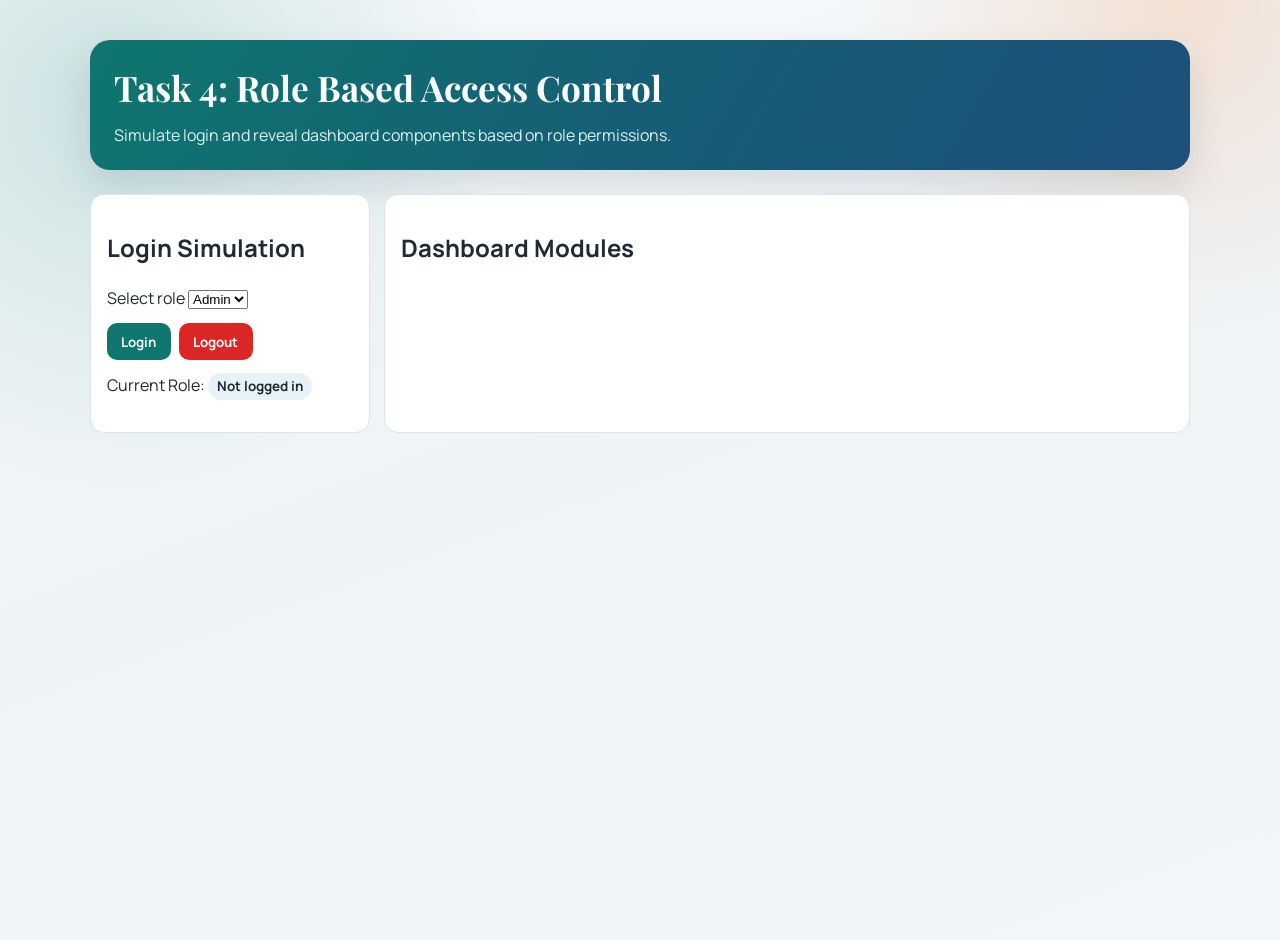
<file: assignment-14.5-1206/Lab14/Task4_RoleBasedAccess.html>
<!DOCTYPE html>
<html lang="en">
<head>
  <meta charset="UTF-8">
  <meta name="viewport" content="width=device-width, initial-scale=1.0">
  <title>Task 4 - Role Based Access Control</title>
  <link rel="stylesheet" href="css/style.css">
</head>
<body>
  <main class="page">
    <header class="hero">
      <h1>Task 4: Role Based Access Control</h1>
      <p>Simulate login and reveal dashboard components based on role permissions.</p>
    </header>

    <section class="role-layout">
      <section class="auth-box" aria-label="Role login">
        <h2>Login Simulation</h2>
        <label for="roleSelect">Select role</label>
        <select id="roleSelect">
          <option value="Admin">Admin</option>
          <option value="Editor">Editor</option>
          <option value="User">User</option>
        </select>
        <div style="margin-top: 0.8rem; display: flex; gap: 0.5rem;">
          <button class="btn btn-primary" id="loginBtn" type="button">Login</button>
          <button class="btn btn-danger" id="logoutBtn" type="button">Logout</button>
        </div>
        <p style="margin-top: 0.8rem;">Current Role: <span id="currentRole" class="badge">Not logged in</span></p>
      </section>

      <section class="role-card" aria-label="Protected modules">
        <h2>Dashboard Modules</h2>
        <div class="permissions">
          <article class="permission-item" data-permission="view">
            <h3>View Analytics</h3>
            <p>Basic dashboard and read-only insights.</p>
          </article>
          <article class="permission-item" data-permission="edit">
            <h3>Edit Content</h3>
            <p>Modify pages, update media, and publish content changes.</p>
          </article>
          <article class="permission-item" data-permission="admin">
            <h3>Admin Settings</h3>
            <p>Access user management, permissions, and system configuration.</p>
          </article>
        </div>
      </section>
    </section>
  </main>

  <script src="js/roles.js"></script>
</body>
</html>
</file>
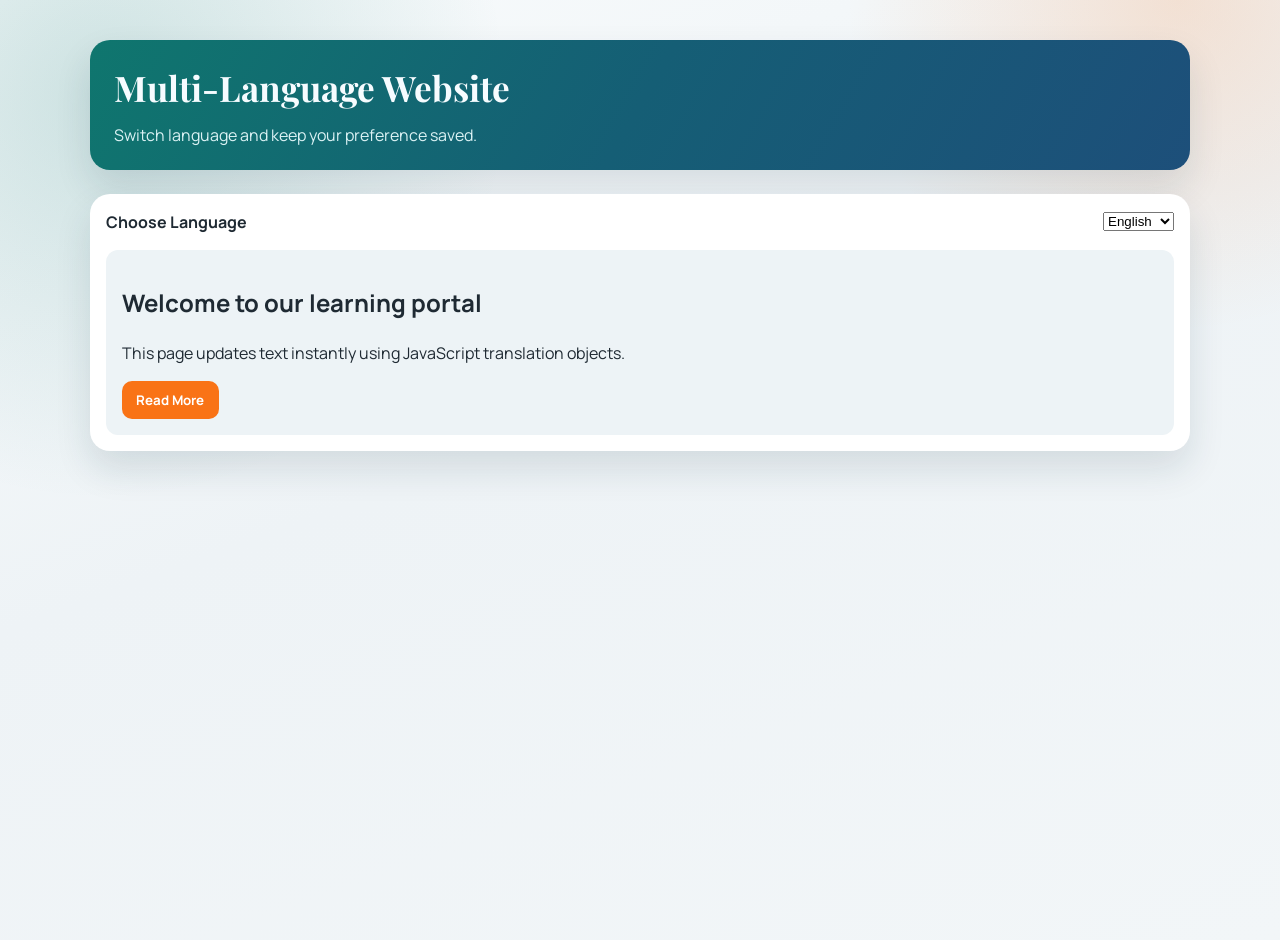
<file: assignment-14.5-1206/Lab14/Task5_MultiLanguage.html>
<!DOCTYPE html>
<html lang="en" dir="ltr">
<head>
  <meta charset="UTF-8">
  <meta name="viewport" content="width=device-width, initial-scale=1.0">
  <title>Task 5 - Multi Language Website</title>
  <link rel="stylesheet" href="css/style.css">
</head>
<body>
  <main class="page">
    <header class="hero">
      <h1 data-i18n="title">Multi-Language Website</h1>
      <p data-i18n="subtitle">Switch language and keep your preference saved.</p>
    </header>

    <section class="panel language-box">
      <header>
        <label for="languageSelect"><strong>Choose Language</strong></label>
        <select id="languageSelect" aria-label="Language selector">
          <option value="en">English</option>
          <option value="es">Spanish</option>
          <option value="ar">Arabic</option>
        </select>
      </header>

      <article>
        <h2 data-i18n="heading">Welcome to our learning portal</h2>
        <p data-i18n="paragraph">This page updates text instantly using JavaScript translation objects.</p>
        <button class="btn btn-accent" type="button" data-i18n="button">Read More</button>
      </article>
    </section>
  </main>

  <script src="js/language.js"></script>
</body>
</html>
</file>
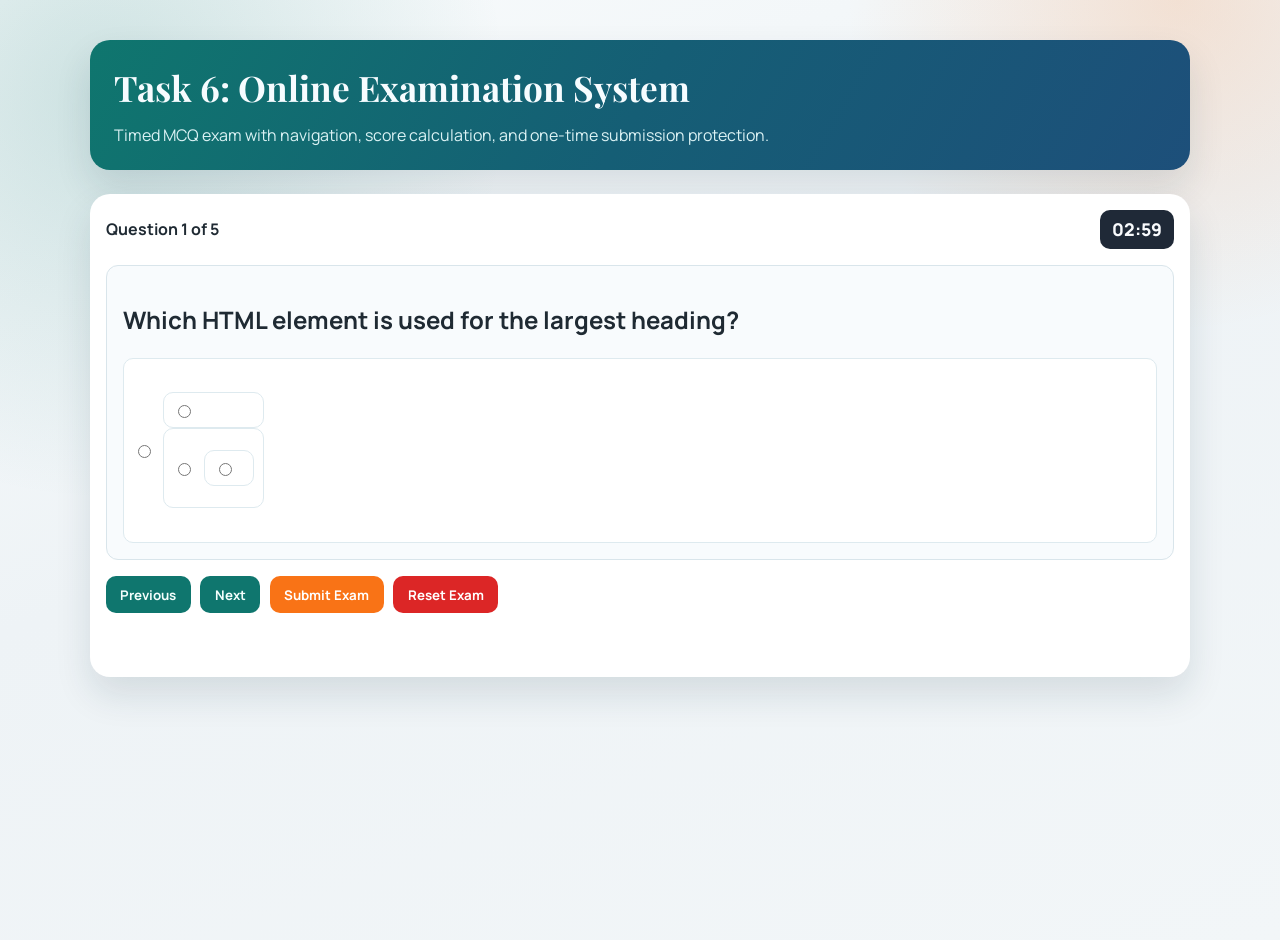
<file: assignment-14.5-1206/Lab14/Task6_OnlineExam.html>
<!DOCTYPE html>
<html lang="en">
<head>
  <meta charset="UTF-8">
  <meta name="viewport" content="width=device-width, initial-scale=1.0">
  <title>Task 6 - Online Examination System</title>
  <link rel="stylesheet" href="css/style.css">
</head>
<body>
  <main class="page">
    <header class="hero">
      <h1>Task 6: Online Examination System</h1>
      <p>Timed MCQ exam with navigation, score calculation, and one-time submission protection.</p>
    </header>

    <section class="panel exam-shell" aria-label="Online exam">
      <div class="exam-top">
        <div>
          <strong id="questionCount">Question 1 of 5</strong>
        </div>
        <div class="timer" id="timer">03:00</div>
      </div>

      <article class="question-box">
        <h2 id="questionText">Loading question...</h2>
        <form class="options" id="options" aria-label="Question options"></form>
      </article>

      <nav class="nav-row" aria-label="Exam controls">
        <button class="btn btn-primary" id="prevBtn" type="button">Previous</button>
        <button class="btn btn-primary" id="nextBtn" type="button">Next</button>
        <button class="btn btn-accent" id="submitBtn" type="button">Submit Exam</button>
        <button class="btn btn-danger" id="resetExam" type="button">Reset Exam</button>
      </nav>

      <p class="result" id="result" aria-live="polite"></p>
    </section>
  </main>

  <script src="js/exam.js"></script>
</body>
</html>
</file>
<file: assignment-14.5-1206/Lab14/css/style.css>
@import url('https://fonts.googleapis.com/css2?family=Manrope:wght@400;500;600;700;800&family=Playfair+Display:wght@600;700&display=swap');

:root {
  --bg: #f3f6f8;
  --surface: #ffffff;
  --surface-alt: #edf3f6;
  --text: #1f2a33;
  --muted: #5f7280;
  --brand: #0f766e;
  --brand-strong: #0b5c56;
  --accent: #f97316;
  --danger: #dc2626;
  --ok: #16a34a;
  --shadow: 0 18px 36px rgba(14, 46, 66, 0.12);
  --radius-lg: 20px;
  --radius-md: 14px;
}

* {
  box-sizing: border-box;
}

body {
  margin: 0;
  min-height: 100vh;
  font-family: 'Manrope', sans-serif;
  color: var(--text);
  background:
    radial-gradient(circle at 8% 10%, rgba(15, 118, 110, 0.18), transparent 28%),
    radial-gradient(circle at 92% 0%, rgba(249, 115, 22, 0.16), transparent 22%),
    linear-gradient(160deg, #f8fbfc 0%, #eef3f6 45%, #f2f6f8 100%);
  line-height: 1.5;
}

img {
  max-width: 100%;
  display: block;
}

a {
  color: inherit;
}

.page {
  width: min(1100px, 92vw);
  margin: 2.5rem auto 3rem;
}

.hero {
  background: linear-gradient(120deg, #0f766e, #155e75 50%, #1d4f7a);
  color: #f6fcff;
  border-radius: var(--radius-lg);
  box-shadow: var(--shadow);
  padding: 1.4rem 1.5rem;
  margin-bottom: 1.5rem;
}

.hero h1 {
  margin: 0;
  font-family: 'Playfair Display', serif;
  font-size: clamp(1.5rem, 3.3vw, 2.2rem);
}

.hero p {
  margin: 0.5rem 0 0;
  color: #dbf2f4;
}

.panel {
  background: var(--surface);
  border-radius: var(--radius-lg);
  box-shadow: var(--shadow);
  padding: 1rem;
}

.btn {
  border: none;
  border-radius: 10px;
  padding: 0.6rem 0.9rem;
  font-family: inherit;
  font-weight: 700;
  cursor: pointer;
  transition: transform 0.2s ease, filter 0.2s ease;
}

.btn:hover {
  transform: translateY(-1px);
  filter: brightness(0.98);
}

.btn:focus-visible,
input:focus-visible,
select:focus-visible {
  outline: 3px solid rgba(15, 118, 110, 0.35);
  outline-offset: 1px;
}

.btn-primary {
  background: var(--brand);
  color: #f4fffd;
}

.btn-accent {
  background: var(--accent);
  color: #fff;
}

.btn-danger {
  background: var(--danger);
  color: #fff;
}

/* Task 1: Gallery */
.gallery-grid {
  display: grid;
  grid-template-columns: repeat(auto-fit, minmax(190px, 1fr));
  gap: 14px;
}

.gallery-item {
  border-radius: 14px;
  overflow: hidden;
  position: relative;
  background: #d2e5ea;
}

.gallery-item img {
  width: 100%;
  height: 190px;
  object-fit: cover;
  transition: transform 0.28s ease;
}

.gallery-item:hover img,
.gallery-item:focus-within img {
  transform: scale(1.08);
}

.gallery-item button {
  width: 100%;
  border: none;
  background: none;
  padding: 0;
  cursor: pointer;
}

.modal {
  position: fixed;
  inset: 0;
  background: rgba(7, 18, 28, 0.8);
  display: none;
  place-items: center;
  padding: 1rem;
  z-index: 20;
}

.modal.open {
  display: grid;
}

.modal-content {
  position: relative;
  width: min(900px, 95vw);
  background: #0f1f2c;
  border-radius: var(--radius-md);
  overflow: hidden;
}

.modal-content img {
  max-height: 80vh;
  width: 100%;
  object-fit: contain;
  background: #08131d;
}

.modal-close {
  position: absolute;
  top: 10px;
  right: 10px;
}

/* Task 2: Profile cards */
.profile-grid {
  display: flex;
  flex-wrap: wrap;
  gap: 16px;
}

.profile-card {
  flex: 1 1 260px;
  background: linear-gradient(170deg, #ffffff 0%, #f4f8fa 100%);
  border-radius: var(--radius-md);
  padding: 1rem;
  text-align: center;
  transition: transform 0.25s ease, box-shadow 0.25s ease;
  box-shadow: 0 8px 18px rgba(11, 25, 36, 0.08);
}

.profile-card:hover {
  transform: translateY(-7px);
  box-shadow: 0 16px 28px rgba(11, 25, 36, 0.18);
}

.avatar {
  width: 90px;
  height: 90px;
  border-radius: 50%;
  margin: 0 auto 0.7rem;
  object-fit: cover;
  border: 4px solid rgba(15, 118, 110, 0.2);
}

.role-chip {
  margin: 0.2rem auto 0.8rem;
  font-size: 0.86rem;
  color: var(--brand-strong);
  display: inline-block;
  padding: 0.25rem 0.6rem;
  border-radius: 999px;
  background: #d9efed;
}

.social-links {
  display: flex;
  justify-content: center;
  gap: 0.5rem;
}

.social-links a {
  text-decoration: none;
  background: var(--surface-alt);
  padding: 0.4rem 0.6rem;
  border-radius: 8px;
  font-weight: 700;
}

/* Task 3: Shopping cart */
.shop-layout {
  display: grid;
  grid-template-columns: 2fr 1fr;
  gap: 16px;
}

.products-grid {
  display: grid;
  grid-template-columns: repeat(auto-fit, minmax(180px, 1fr));
  gap: 12px;
}

.product-card {
  background: var(--surface);
  border-radius: 12px;
  border: 1px solid #dce8ee;
  padding: 0.8rem;
}

.product-card img {
  height: 120px;
  width: 100%;
  object-fit: cover;
  border-radius: 10px;
}

.cart-list {
  display: grid;
  gap: 10px;
}

.cart-item {
  background: #f7fafb;
  border: 1px solid #d7e4ea;
  border-radius: 12px;
  padding: 0.7rem;
}

.qty-row {
  display: flex;
  align-items: center;
  gap: 0.45rem;
  margin-top: 0.4rem;
}

.qty-row button {
  width: 29px;
  height: 29px;
}

.total-row {
  margin-top: 1rem;
  font-weight: 800;
  display: flex;
  justify-content: space-between;
}

/* Task 4: Roles */
.role-layout {
  display: grid;
  grid-template-columns: 280px 1fr;
  gap: 14px;
}

.auth-box,
.role-card {
  background: var(--surface);
  border-radius: 14px;
  padding: 1rem;
  border: 1px solid #d8e5eb;
}

.permissions {
  display: grid;
  gap: 0.7rem;
}

.permission-item {
  padding: 0.7rem;
  background: #f5fbfd;
  border: 1px solid #d5e7ee;
  border-radius: 10px;
}

.hidden {
  display: none !important;
}

.badge {
  display: inline-block;
  padding: 0.2rem 0.55rem;
  border-radius: 999px;
  font-size: 0.84rem;
  font-weight: 700;
  background: #e7f2f8;
}

/* Task 5: Language */
.language-box {
  display: grid;
  gap: 1rem;
}

.language-box header {
  display: flex;
  justify-content: space-between;
  align-items: center;
  gap: 0.8rem;
}

.language-box article {
  background: var(--surface-alt);
  border-radius: 12px;
  padding: 1rem;
}

/* Task 6: Exam */
.exam-shell {
  display: grid;
  gap: 1rem;
}

.exam-top {
  display: flex;
  justify-content: space-between;
  align-items: center;
  flex-wrap: wrap;
  gap: 0.8rem;
}

.timer {
  font-size: 1.1rem;
  font-weight: 800;
  color: #f8fafc;
  background: #1f2937;
  padding: 0.4rem 0.75rem;
  border-radius: 10px;
}

.question-box {
  background: #f8fbfd;
  border: 1px solid #d9e5eb;
  border-radius: 12px;
  padding: 1rem;
}

.options {
  display: grid;
  gap: 0.5rem;
  margin-top: 0.8rem;
}

.options label {
  display: flex;
  align-items: center;
  gap: 0.6rem;
  padding: 0.55rem;
  background: #ffffff;
  border: 1px solid #deeaef;
  border-radius: 10px;
}

.nav-row {
  display: flex;
  gap: 0.6rem;
  flex-wrap: wrap;
}

.result {
  font-weight: 800;
  color: var(--ok);
}

[dir='rtl'] {
  text-align: right;
}

@media (max-width: 900px) {
  .shop-layout,
  .role-layout {
    grid-template-columns: 1fr;
  }
}

@media (max-width: 640px) {
  .hero {
    padding: 1rem;
  }

  .page {
    width: min(1100px, 95vw);
    margin-top: 1rem;
  }

  .gallery-item img {
    height: 160px;
  }
}
</file>
